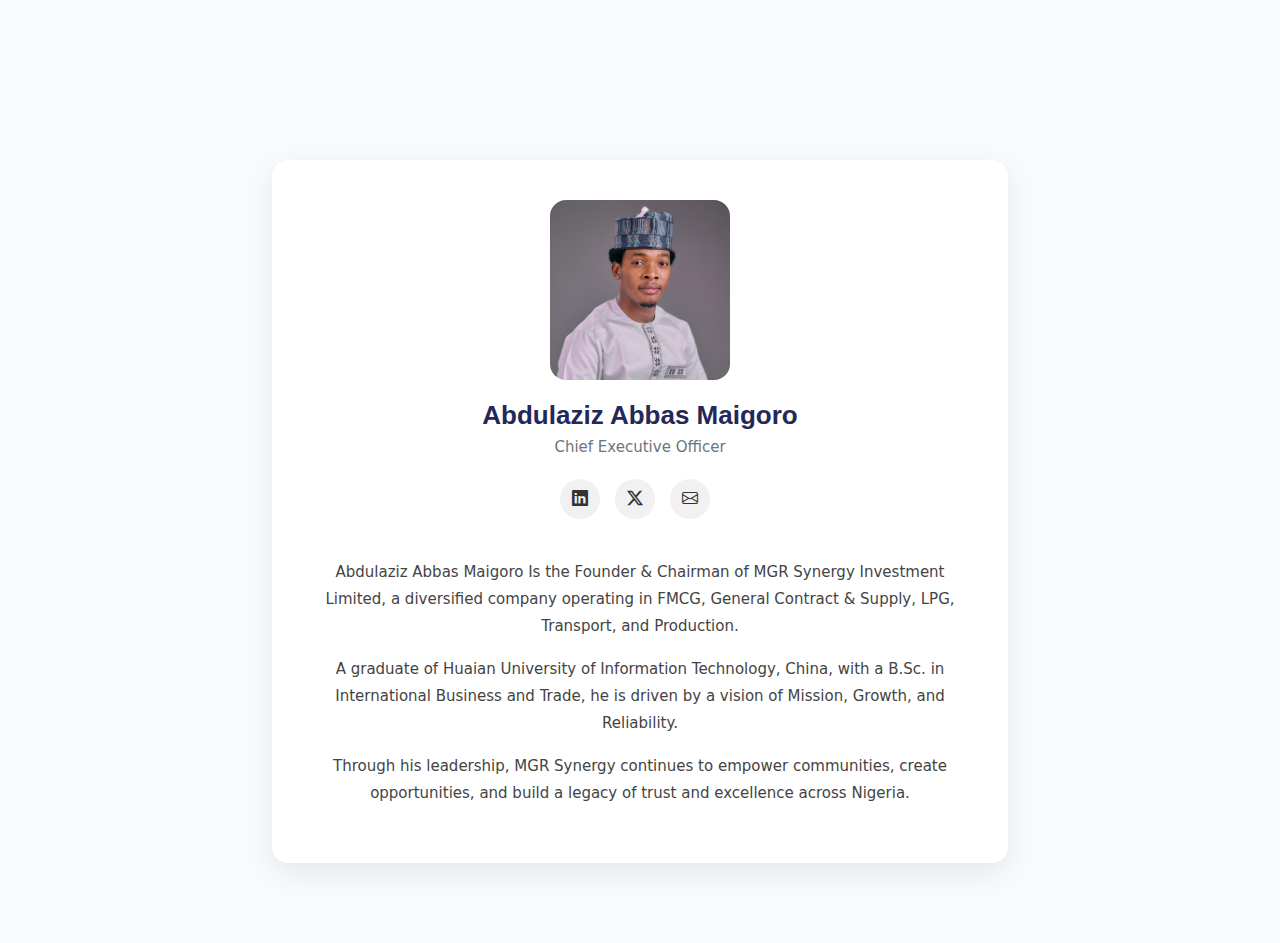
<file: team/abdulaziz-abbas-maigoro/index.html>
<!DOCTYPE html>
<html lang="en">

<head>
    <meta charset="utf-8">
    <meta content="width=device-width, initial-scale=1.0" name="viewport">
    <title>Abdulaziz Abbas Maigoro | MGR Synergy Investment Limited</title>

    <link href="../../assets/img/favicon.png" rel="icon">
    <link href="../../assets/img/favicon.png" rel="apple-touch-icon">

    <!-- Vendor CSS Files -->
    <link href="../../vendors/bootstrap/css/bootstrap.min.css" rel="stylesheet">
    <link href="../../vendors/bootstrap-icons/bootstrap-icons.css" rel="stylesheet">
    <link href="../../vendors/aos/aos.css" rel="stylesheet">

    <!-- Main CSS File -->
    <link href="../../assets/css/main.css" rel="stylesheet">

    <style>
        .member-hero {
            padding: 160px 0 80px;
            background: #f9fafb;
        }

        .member-profile {
            background: #fff;
            padding: 40px;
            border-radius: 16px;
            box-shadow: 0 10px 30px rgba(0, 0, 0, 0.08);
        }

        .member-avatar {
            width: 180px;
            height: 180px;
            border-radius: 16px;
            overflow: hidden;
            margin-bottom: 20px;
        }

        .member-avatar img {
            width: 100%;
            height: 100%;
            object-fit: cover;
        }

        .member-name {
            font-size: 26px;
            font-weight: 700;
            margin-bottom: 5px;
        }

        .member-position {
            font-size: 15px;
            color: #6c757d;
            margin-bottom: 20px;
        }

        .member-socials a {
            display: inline-flex;
            align-items: center;
            justify-content: center;
            width: 40px;
            height: 40px;
            border-radius: 50%;
            background: #f1f1f1;
            color: #333;
            margin-right: 10px;
            transition: 0.3s ease;
            text-decoration: none;
        }

        .member-socials a:hover {
            background: #ff9900;
            color: #fff;
        }

        .member-bio {
            margin-top: 40px;
            font-size: 15px;
            line-height: 1.8;
            color: #444;
        }
    </style>
</head>

<body>
    
    <main class="main">
        <!-- Team Member Detail -->
        <section class="member-hero">
            <div class="container" data-aos="fade-up">
                <div class="row justify-content-center">
                    <div class="col-lg-8">

                        <div class="member-profile text-center">

                            <!-- Avatar -->
                            <div class="member-avatar mx-auto">
                                <img src="../../assets/img/abdulaziz.jpeg" alt="Team Member">
                            </div>

                            <!-- Name & Position -->
                            <h2 class="member-name">Abdulaziz Abbas Maigoro</h2>
                            <p class="member-position">Chief Executive Officer</p>

                            <!-- Social Links -->
                            <div class="member-socials mb-4">
                                <a href="#"><i class="bi bi-linkedin"></i></a>
                                <a href="#"><i class="bi bi-twitter-x"></i></a>
                                <a href="#"><i class="bi bi-envelope"></i></a>
                            </div>

                            <!-- Bio -->
                            <div class="member-bio">
                                <p>
                                    Abdulaziz Abbas Maigoro Is the Founder & Chairman of MGR Synergy Investment Limited, a diversified company operating in FMCG, General Contract &
                                    Supply, LPG, Transport, and Production.
                                </p>
                                <p>
                                    A graduate of Huaian University of Information Technology, China, with a B.Sc. in International Business and Trade, he
                                    is driven by a vision of Mission, Growth, and Reliability.
                                </p>
                                <p>
                                    Through his leadership, MGR Synergy continues to empower communities, create opportunities, and build a legacy of trust
                                    and excellence across Nigeria.
                                </p>
                            </div>

                        </div>

                    </div>
                </div>
            </div>
        </section>

    </main>

    <!-- Vendor JS Files -->
    <script src="../../vendors/bootstrap/js/bootstrap.bundle.min.js"></script>
    <script src="../../vendors/aos/aos.js"></script>
    <script>
        AOS.init();
    </script>

</body>

</html>
</file>
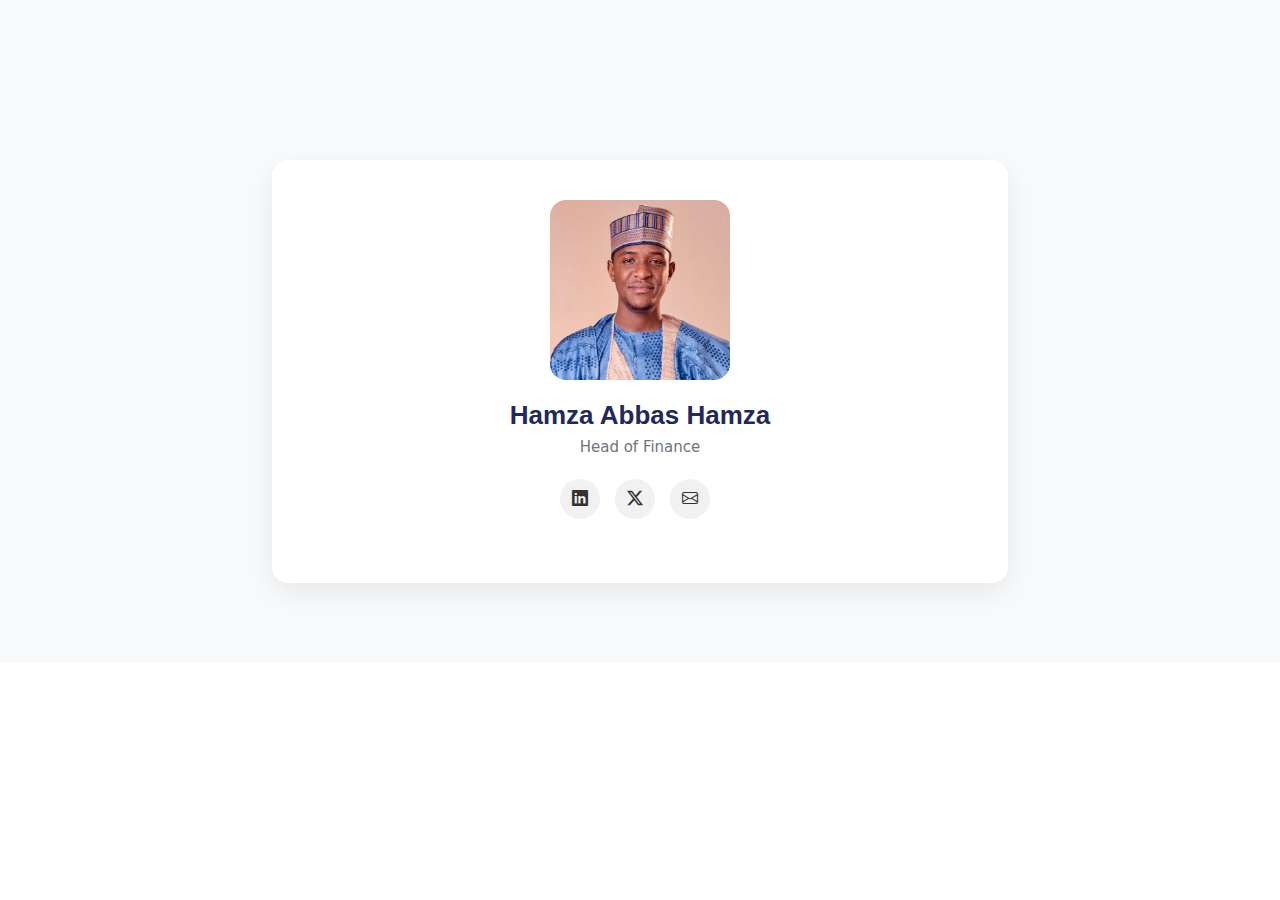
<file: team/hamza-abbas-hamza/index.html>
<!DOCTYPE html>
<html lang="en">

<head>
    <meta charset="utf-8">
    <meta content="width=device-width, initial-scale=1.0" name="viewport">
    <title>Hamza Abbas Hamza | MGR Synergy Investment Limited</title>

    <link href="../../assets/img/favicon.png" rel="icon">
    <link href="../../assets/img/favicon.png" rel="apple-touch-icon">

    <!-- Vendor CSS Files -->
    <link href="../../vendors/bootstrap/css/bootstrap.min.css" rel="stylesheet">
    <link href="../../vendors/bootstrap-icons/bootstrap-icons.css" rel="stylesheet">
    <link href="../../vendors/aos/aos.css" rel="stylesheet">

    <!-- Main CSS File -->
    <link href="../../assets/css/main.css" rel="stylesheet">

    <style>
        .member-hero {
            padding: 160px 0 80px;
            background: #f9fafb;
        }

        .member-profile {
            background: #fff;
            padding: 40px;
            border-radius: 16px;
            box-shadow: 0 10px 30px rgba(0, 0, 0, 0.08);
        }

        .member-avatar {
            width: 180px;
            height: 180px;
            border-radius: 16px;
            overflow: hidden;
            margin-bottom: 20px;
        }

        .member-avatar img {
            width: 100%;
            height: 100%;
            object-fit: cover;
        }

        .member-name {
            font-size: 26px;
            font-weight: 700;
            margin-bottom: 5px;
        }

        .member-position {
            font-size: 15px;
            color: #6c757d;
            margin-bottom: 20px;
        }

        .member-socials a {
            display: inline-flex;
            align-items: center;
            justify-content: center;
            width: 40px;
            height: 40px;
            border-radius: 50%;
            background: #f1f1f1;
            color: #333;
            margin-right: 10px;
            transition: 0.3s ease;
            text-decoration: none;
        }

        .member-socials a:hover {
            background: #ff9900;
            color: #fff;
        }

        .member-bio {
            margin-top: 40px;
            font-size: 15px;
            line-height: 1.8;
            color: #444;
        }
    </style>
</head>

<body>

    <main class="main">
        <!-- Team Member Detail -->
        <section class="member-hero">
            <div class="container" data-aos="fade-up">
                <div class="row justify-content-center">
                    <div class="col-lg-8">

                        <div class="member-profile text-center">

                            <!-- Avatar -->
                            <div class="member-avatar mx-auto">
                                <img src="../../assets/img/hamza.jpeg" alt="Team Member">
                            </div>

                            <!-- Name & Position -->
                            <h2 class="member-name">Hamza Abbas Hamza</h2>
                            <p class="member-position">Head of Finance</p>

                            <!-- Social Links -->
                            <div class="member-socials mb-4">
                                <a href="#"><i class="bi bi-linkedin"></i></a>
                                <a href="#"><i class="bi bi-twitter-x"></i></a>
                                <a href="#"><i class="bi bi-envelope"></i></a>
                            </div>

                        </div>

                    </div>
                </div>
            </div>
        </section>

    </main>

    <!-- Vendor JS Files -->
    <script src="../../vendors/bootstrap/js/bootstrap.bundle.min.js"></script>
    <script src="../../vendors/aos/aos.js"></script>
    <script>
        AOS.init();
    </script>

</body>

</html>
</file>
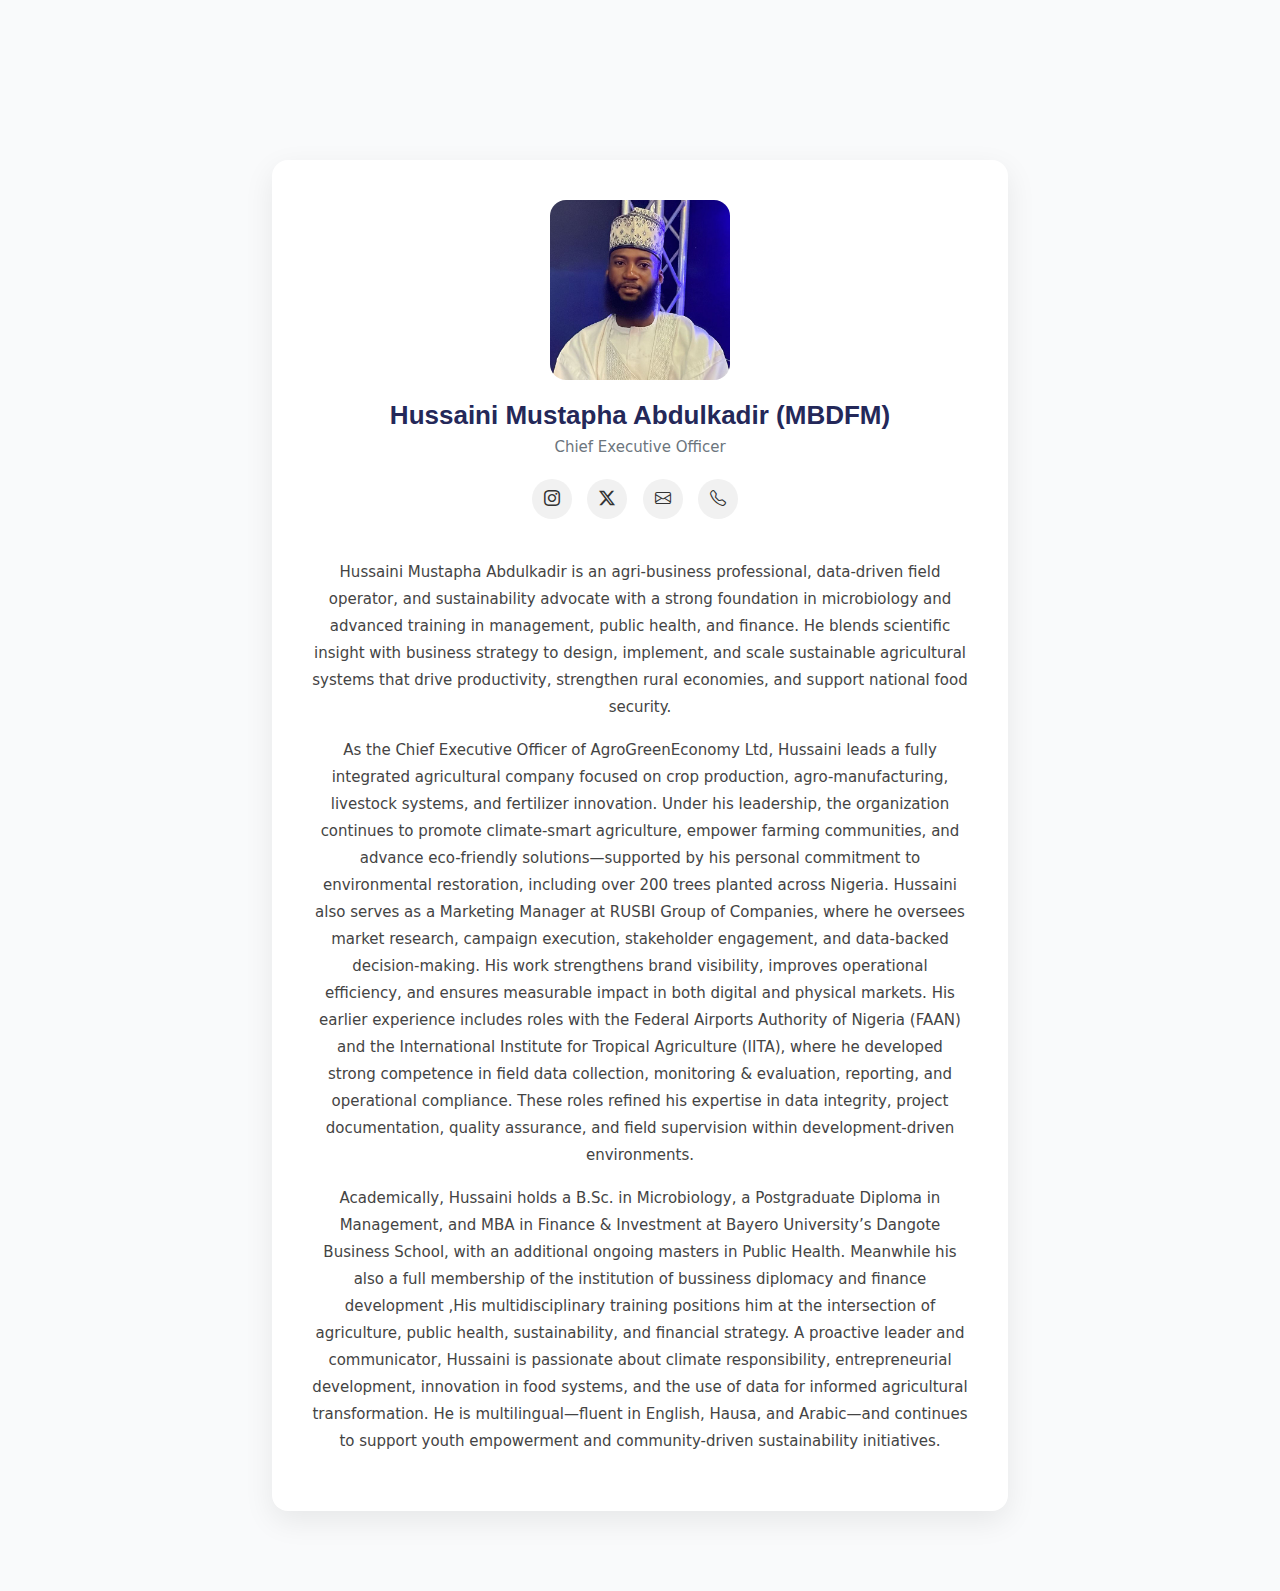
<file: team/hussaini-mustapha-abdulkadir/index.html>
<!DOCTYPE html>
<html lang="en">

<head>
    <meta charset="utf-8">
    <meta content="width=device-width, initial-scale=1.0" name="viewport">
    <title>Hussaini Mustapha Abdulkadir | MGR Synergy Investment Limited</title>

    <link href="../../assets/img/favicon.png" rel="icon">
    <link href="../../assets/img/favicon.png" rel="apple-touch-icon">

    <!-- Vendor CSS Files -->
    <link href="../../vendors/bootstrap/css/bootstrap.min.css" rel="stylesheet">
    <link href="../../vendors/bootstrap-icons/bootstrap-icons.css" rel="stylesheet">
    <link href="../../vendors/aos/aos.css" rel="stylesheet">

    <!-- Main CSS File -->
    <link href="../../assets/css/main.css" rel="stylesheet">

    <style>
        .member-hero {
            padding: 160px 0 80px;
            background: #f9fafb;
        }

        .member-profile {
            background: #fff;
            padding: 40px;
            border-radius: 16px;
            box-shadow: 0 10px 30px rgba(0, 0, 0, 0.08);
        }

        .member-avatar {
            width: 180px;
            height: 180px;
            border-radius: 16px;
            overflow: hidden;
            margin-bottom: 20px;
        }

        .member-avatar img {
            width: 100%;
            height: 100%;
            object-fit: cover;
        }

        .member-name {
            font-size: 26px;
            font-weight: 700;
            margin-bottom: 5px;
        }

        .member-position {
            font-size: 15px;
            color: #6c757d;
            margin-bottom: 20px;
        }

        .member-socials a {
            display: inline-flex;
            align-items: center;
            justify-content: center;
            width: 40px;
            height: 40px;
            border-radius: 50%;
            background: #f1f1f1;
            color: #333;
            margin-right: 10px;
            transition: 0.3s ease;
            text-decoration: none;
        }

        .member-socials a:hover {
            background: #ff9900;
            color: #fff;
        }

        .member-bio {
            margin-top: 40px;
            font-size: 15px;
            line-height: 1.8;
            color: #444;
        }
    </style>
</head>

<body>

    <main class="main">
        <!-- Team Member Detail -->
        <section class="member-hero">
            <div class="container" data-aos="fade-up">
                <div class="row justify-content-center">
                    <div class="col-lg-8">

                        <div class="member-profile text-center">

                            <!-- Avatar -->
                            <div class="member-avatar mx-auto">
                                <img src="../../assets/img/hussaini.jpeg" alt="Team Member">
                            </div>

                            <!-- Name & Position -->
                            <h2 class="member-name">Hussaini Mustapha Abdulkadir (MBDFM)</h2>
                            <p class="member-position">Chief Executive Officer</p>

                            <!-- Social Links -->
                            <div class="member-socials mb-4">
                                <a target="_blank" href="https://www.instagram.com/hussnaira"><i class="bi bi-instagram"></i></a>
                                <a target="_blank" href="https://x.com/hussaini_musty"><i class="bi bi-twitter-x"></i></a>
                                <a target="_blank" href="mailto:hussainimustaphaabdulkadir@gmail.com"><i class="bi bi-envelope"></i></a>
                                <a target="_blank" href="tel:+2348165384297"><i class="bi bi-telephone"></i></a>
                            </div>

                            <!-- Bio -->
                            <div class="member-bio">
                                <p>
                                    Hussaini Mustapha Abdulkadir is an agri-business professional, data-driven field operator, and sustainability advocate with a strong foundation in
                                    microbiology and advanced training in management, public health, and finance. He blends scientific insight with business
                                    strategy to design, implement, and scale sustainable agricultural systems that drive productivity, strengthen rural
                                    economies, and support national food security.
                                </p>
                                <p>
                                    As the Chief Executive Officer of AgroGreenEconomy Ltd, Hussaini leads a fully integrated agricultural company focused
                                    on crop production, agro-manufacturing, livestock systems, and fertilizer innovation. Under his leadership, the
                                    organization continues to promote climate-smart agriculture, empower farming communities, and advance eco-friendly
                                    solutions—supported by his personal commitment to environmental restoration, including over 200 trees planted across
                                    Nigeria.
                                    Hussaini also serves as a Marketing Manager at RUSBI Group of Companies, where he oversees market research, campaign
                                    execution, stakeholder engagement, and data-backed decision-making. His work strengthens brand visibility, improves
                                    operational efficiency, and ensures measurable impact in both digital and physical markets.
                                    His earlier experience includes roles with the Federal Airports Authority of Nigeria (FAAN) and the International
                                    Institute for Tropical Agriculture (IITA), where he developed strong competence in field data collection, monitoring &
                                    evaluation, reporting, and operational compliance. These roles refined his expertise in data integrity, project
                                    documentation, quality assurance, and field supervision within development-driven environments.
                                </p>
                                <p>
                                    Academically, Hussaini holds a B.Sc. in Microbiology, a Postgraduate Diploma in Management, and MBA in Finance &
                                    Investment at Bayero University’s Dangote Business School, with an additional ongoing masters in Public Health.
                                    Meanwhile his also a full membership of the institution of bussiness diplomacy and finance development ,His
                                    multidisciplinary training positions him at the intersection of agriculture, public health, sustainability, and
                                    financial strategy.
                                    A proactive leader and communicator, Hussaini is passionate about climate responsibility, entrepreneurial development,
                                    innovation in food systems, and the use of data for informed agricultural transformation. He is multilingual—fluent in
                                    English, Hausa, and Arabic—and continues to support youth empowerment and community-driven sustainability initiatives.
                                </p>
                            </div>

                        </div>

                    </div>
                </div>
            </div>
        </section>

    </main>

    <!-- Vendor JS Files -->
    <script src="../../vendors/bootstrap/js/bootstrap.bundle.min.js"></script>
    <script src="../../vendors/aos/aos.js"></script>
    <script>
        AOS.init();
    </script>

</body>

</html>
</file>
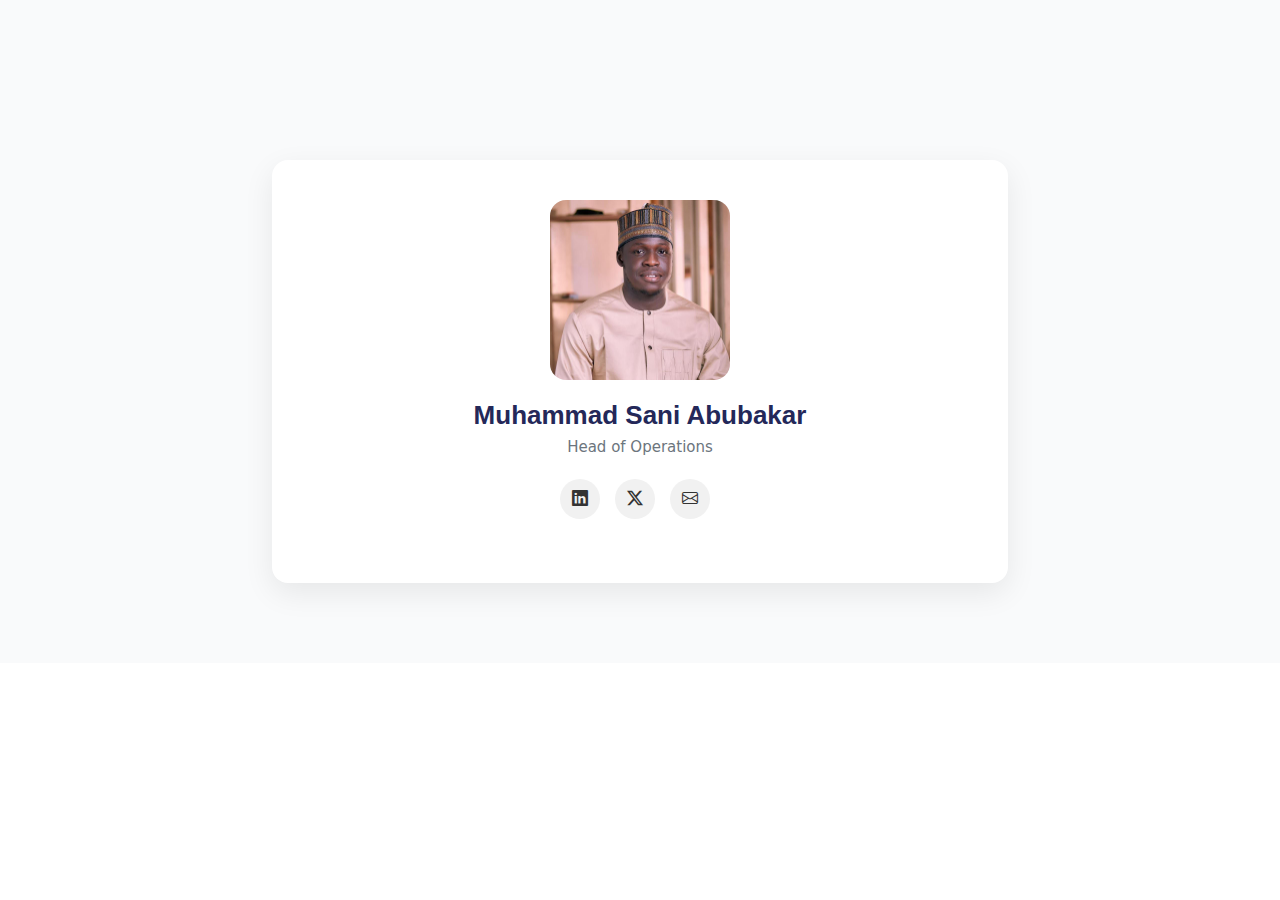
<file: team/muhammad-sani-abubakar/index.html>
<!DOCTYPE html>
<html lang="en">

<head>
    <meta charset="utf-8">
    <meta content="width=device-width, initial-scale=1.0" name="viewport">
    <title>Muhammad Sani Abubakar | MGR Synergy Investment Limited</title>

    <link href="../../assets/img/favicon.png" rel="icon">
    <link href="../../assets/img/favicon.png" rel="apple-touch-icon">

    <!-- Vendor CSS Files -->
    <link href="../../vendors/bootstrap/css/bootstrap.min.css" rel="stylesheet">
    <link href="../../vendors/bootstrap-icons/bootstrap-icons.css" rel="stylesheet">
    <link href="../../vendors/aos/aos.css" rel="stylesheet">

    <!-- Main CSS File -->
    <link href="../../assets/css/main.css" rel="stylesheet">

    <style>
        .member-hero {
            padding: 160px 0 80px;
            background: #f9fafb;
        }

        .member-profile {
            background: #fff;
            padding: 40px;
            border-radius: 16px;
            box-shadow: 0 10px 30px rgba(0, 0, 0, 0.08);
        }

        .member-avatar {
            width: 180px;
            height: 180px;
            border-radius: 16px;
            overflow: hidden;
            margin-bottom: 20px;
        }

        .member-avatar img {
            width: 100%;
            height: 100%;
            object-fit: cover;
        }

        .member-name {
            font-size: 26px;
            font-weight: 700;
            margin-bottom: 5px;
        }

        .member-position {
            font-size: 15px;
            color: #6c757d;
            margin-bottom: 20px;
        }

        .member-socials a {
            display: inline-flex;
            align-items: center;
            justify-content: center;
            width: 40px;
            height: 40px;
            border-radius: 50%;
            background: #f1f1f1;
            color: #333;
            margin-right: 10px;
            transition: 0.3s ease;
            text-decoration: none;
        }

        .member-socials a:hover {
            background: #ff9900;
            color: #fff;
        }

        .member-bio {
            margin-top: 40px;
            font-size: 15px;
            line-height: 1.8;
            color: #444;
        }
    </style>
</head>

<body>

    <main class="main">
        <!-- Team Member Detail -->
        <section class="member-hero">
            <div class="container" data-aos="fade-up">
                <div class="row justify-content-center">
                    <div class="col-lg-8">

                        <div class="member-profile text-center">

                            <!-- Avatar -->
                            <div class="member-avatar mx-auto">
                                <img src="../../assets/img/muhammad.jpeg" alt="Team Member">
                            </div>

                            <!-- Name & Position -->
                            <h2 class="member-name">Muhammad Sani Abubakar</h2>
                            <p class="member-position">Head of Operations</p>

                            <!-- Social Links -->
                            <div class="member-socials mb-4">
                                <a href="#"><i class="bi bi-linkedin"></i></a>
                                <a href="#"><i class="bi bi-twitter-x"></i></a>
                                <a href="#"><i class="bi bi-envelope"></i></a>
                            </div>

                        </div>

                    </div>
                </div>
            </div>
        </section>

    </main>

    <!-- Vendor JS Files -->
    <script src="../../vendors/bootstrap/js/bootstrap.bundle.min.js"></script>
    <script src="../../vendors/aos/aos.js"></script>
    <script>
        AOS.init();
    </script>

</body>

</html>
</file>
<file: assets/css/main.css>
/* Fonts */
:root {
  --default-font: "Roboto",  system-ui, -apple-system, "Segoe UI", Roboto, "Helvetica Neue", Arial, "Noto Sans", "Liberation Sans", sans-serif, "Apple Color Emoji", "Segoe UI Emoji", "Segoe UI Symbol", "Noto Color Emoji";
  --heading-font: "Nunito",  sans-serif;
  --nav-font: "Poppins",  sans-serif;
}

/* Global Colors - The following color variables are used throughout the website. Updating them here will change the color scheme of the entire website */
:root { 
  --background-color: #ffffff; /* Background color for the entire website, including individual sections */
  --default-color: #4a4b64; /* Default color used for the majority of the text content across the entire website */
  --heading-color: #242859; /* Color for headings, subheadings and title throughout the website */
  --accent-color: #0b1ae9; /* Accent color that represents your brand on the website. It's used for buttons, links, and other elements that need to stand out */
  --surface-color: #ffffff; /* The surface color is used as a background of boxed elements within sections, such as cards, icon boxes, or other elements that require a visual separation from the global background. */
  --contrast-color: #ffffff; /* Contrast color for text, ensuring readability against backgrounds of accent, heading, or default colors. */
}

/* Nav Menu Colors - The following color variables are used specifically for the navigation menu. They are separate from the global colors to allow for more customization options */
:root {
  --nav-color: #4a4b64;  /* The default color of the main navmenu links */
  --nav-hover-color: #0b1ae9; /* Applied to main navmenu links when they are hovered over or active */
  --nav-mobile-background-color: #ffffff; /* Used as the background color for mobile navigation menu */
  --nav-dropdown-background-color: #ffffff; /* Used as the background color for dropdown items that appear when hovering over primary navigation items */
  --nav-dropdown-color: #4a4b64; /* Used for navigation links of the dropdown items in the navigation menu. */
  --nav-dropdown-hover-color: #0b1ae9; /* Similar to --nav-hover-color, this color is applied to dropdown navigation links when they are hovered over. */
}

/* Color Presets - These classes override global colors when applied to any section or element, providing reuse of the sam color scheme. */

.light-background {
  --background-color: #f5f6ff;
  --surface-color: #ffffff;
}

.dark-background {
  --background-color: #0e1030;
  --default-color: #ffffff;
  --heading-color: #ffffff;
  --surface-color: #0f302f;
  --contrast-color: #ffffff;
}

/* Smooth scroll */
:root {
  scroll-behavior: smooth;
}

/*--------------------------------------------------------------
# General Styling & Shared Classes
--------------------------------------------------------------*/
body {
  color: var(--default-color);
  background-color: var(--background-color);
  font-family: var(--default-font);
}

a {
  color: var(--accent-color);
  text-decoration: none;
  transition: 0.3s;
}

a:hover {
  color: color-mix(in srgb, var(--accent-color), transparent 25%);
  text-decoration: none;
}

h1,
h2,
h3,
h4,
h5,
h6 {
  color: var(--heading-color);
  font-family: var(--heading-font);
}

/* PHP Email Form Messages
------------------------------*/
.php-email-form .error-message {
  display: none;
  background: #df1529;
  color: #ffffff;
  text-align: left;
  padding: 15px;
  margin-bottom: 24px;
  font-weight: 600;
}

.php-email-form .sent-message {
  display: none;
  color: #ffffff;
  background: #059652;
  text-align: center;
  padding: 15px;
  margin-bottom: 24px;
  font-weight: 600;
}

.php-email-form .loading {
  display: none;
  background: var(--surface-color);
  text-align: center;
  padding: 15px;
  margin-bottom: 24px;
}

.php-email-form .loading:before {
  content: "";
  display: inline-block;
  border-radius: 50%;
  width: 24px;
  height: 24px;
  margin: 0 10px -6px 0;
  border: 3px solid var(--accent-color);
  border-top-color: var(--surface-color);
  animation: php-email-form-loading 1s linear infinite;
}

@keyframes php-email-form-loading {
  0% {
    transform: rotate(0deg);
  }

  100% {
    transform: rotate(360deg);
  }
}

/*--------------------------------------------------------------
# Global Header
--------------------------------------------------------------*/
.header {
  --background-color: rgba(255, 255, 255, 0);
  color: var(--default-color);
  background-color: var(--background-color);
  padding: 20px 0;
  transition: all 0.5s;
  z-index: 997;
}

.header .header-container {
  background: var(--surface-color);
  border-radius: 50px;
  padding: 5px 25px;
  box-shadow: 0px 2px 15px rgba(0, 0, 0, 0.1);
}

.header .logo {
  line-height: 1;
}

.header .logo img {
  max-height: 36px;
  margin-right: 8px;
}

.header .logo h1 {
  font-size: 24px;
  margin: 0;
  font-weight: 500;
  color: var(--heading-color);
}

.header .btn-getstarted,
.header .btn-getstarted:focus {
  color: var(--contrast-color);
  background: var(--accent-color);
  font-size: 14px;
  padding: 8px 20px;
  margin: 0 0 0 30px;
  border-radius: 50px;
  transition: 0.3s;
}

.header .btn-getstarted:hover,
.header .btn-getstarted:focus:hover {
  color: var(--contrast-color);
  background: color-mix(in srgb, var(--accent-color), transparent 15%);
}

@media (max-width: 1200px) {
  .header {
    padding-top: 10px;
  }

  .header .header-container {
    margin-left: 10px;
    margin-right: 10px;
    padding: 10px 5px 10px 15px;
  }

  .header .logo {
    order: 1;
  }

  .header .btn-getstarted {
    order: 2;
    margin: 0 10px 0 0;
    padding: 6px 15px;
  }

  .header .navmenu {
    order: 3;
  }
}

/* Global Header on Scroll
------------------------------*/
.scrolled .header {
  --background-color: #ffffff;
}

/* Index Page Header on Scroll
------------------------------*/
.index-page.scrolled .header {
  --background-color: #ffffff;
}

/*--------------------------------------------------------------
# Navigation Menu
--------------------------------------------------------------*/
/* Navmenu - Desktop */
@media (min-width: 1200px) {
  .navmenu {
    padding: 0;
  }

  .navmenu ul {
    margin: 0;
    padding: 0;
    display: flex;
    list-style: none;
    align-items: center;
  }

  .navmenu li {
    position: relative;
  }

  .navmenu a,
  .navmenu a:focus {
    color: var(--nav-color);
    padding: 18px 15px;
    font-size: 16px;
    font-family: var(--nav-font);
    font-weight: 400;
    display: flex;
    align-items: center;
    justify-content: space-between;
    white-space: nowrap;
    transition: 0.3s;
  }

  .navmenu a i,
  .navmenu a:focus i {
    font-size: 12px;
    line-height: 0;
    margin-left: 5px;
    transition: 0.3s;
  }

  .navmenu li:last-child a {
    padding-right: 0;
  }

  .navmenu li:hover>a,
  .navmenu .active,
  .navmenu .active:focus {
    color: var(--nav-hover-color);
  }

  .navmenu .dropdown ul {
    margin: 0;
    padding: 10px 0;
    background: var(--nav-dropdown-background-color);
    display: block;
    position: absolute;
    visibility: hidden;
    left: 14px;
    top: 130%;
    opacity: 0;
    transition: 0.3s;
    border-radius: 4px;
    z-index: 99;
    box-shadow: 0px 0px 30px rgba(0, 0, 0, 0.1);
  }

  .navmenu .dropdown ul li {
    min-width: 200px;
  }

  .navmenu .dropdown ul a {
    padding: 10px 20px;
    font-size: 15px;
    text-transform: none;
    color: var(--nav-dropdown-color);
  }

  .navmenu .dropdown ul a i {
    font-size: 12px;
  }

  .navmenu .dropdown ul a:hover,
  .navmenu .dropdown ul .active:hover,
  .navmenu .dropdown ul li:hover>a {
    color: var(--nav-dropdown-hover-color);
  }

  .navmenu .dropdown:hover>ul {
    opacity: 1;
    top: 100%;
    visibility: visible;
  }

  .navmenu .dropdown .dropdown ul {
    top: 0;
    left: -90%;
    visibility: hidden;
  }

  .navmenu .dropdown .dropdown:hover>ul {
    opacity: 1;
    top: 0;
    left: -100%;
    visibility: visible;
  }
}

/* Navmenu - Mobile */
@media (max-width: 1199px) {
  .mobile-nav-toggle {
    color: var(--nav-color);
    font-size: 28px;
    line-height: 0;
    margin-right: 10px;
    cursor: pointer;
    transition: color 0.3s;
  }

  .navmenu {
    padding: 0;
    z-index: 9997;
  }

  .navmenu ul {
    display: none;
    list-style: none;
    position: absolute;
    inset: 60px 20px 20px 20px;
    padding: 10px 0;
    margin: 0;
    border-radius: 6px;
    background-color: var(--nav-mobile-background-color);
    overflow-y: auto;
    transition: 0.3s;
    z-index: 9998;
    box-shadow: 0px 0px 30px rgba(0, 0, 0, 0.1);
  }

  .navmenu a,
  .navmenu a:focus {
    color: var(--nav-dropdown-color);
    padding: 10px 20px;
    font-family: var(--nav-font);
    font-size: 17px;
    font-weight: 500;
    display: flex;
    align-items: center;
    justify-content: space-between;
    white-space: nowrap;
    transition: 0.3s;
  }

  .navmenu a i,
  .navmenu a:focus i {
    font-size: 12px;
    line-height: 0;
    margin-left: 5px;
    width: 30px;
    height: 30px;
    display: flex;
    align-items: center;
    justify-content: center;
    border-radius: 50%;
    transition: 0.3s;
    background-color: color-mix(in srgb, var(--accent-color), transparent 90%);
  }

  .navmenu a i:hover,
  .navmenu a:focus i:hover {
    background-color: var(--accent-color);
    color: var(--contrast-color);
  }

  .navmenu a:hover,
  .navmenu .active,
  .navmenu .active:focus {
    color: var(--nav-dropdown-hover-color);
  }

  .navmenu .active i,
  .navmenu .active:focus i {
    background-color: var(--accent-color);
    color: var(--contrast-color);
    transform: rotate(180deg);
  }

  .navmenu .dropdown ul {
    position: static;
    display: none;
    z-index: 99;
    padding: 10px 0;
    margin: 10px 20px;
    background-color: var(--nav-dropdown-background-color);
    border: 1px solid color-mix(in srgb, var(--default-color), transparent 90%);
    box-shadow: none;
    transition: all 0.5s ease-in-out;
  }

  .navmenu .dropdown ul ul {
    background-color: rgba(33, 37, 41, 0.1);
  }

  .navmenu .dropdown>.dropdown-active {
    display: block;
    background-color: rgba(33, 37, 41, 0.03);
  }

  .mobile-nav-active {
    overflow: hidden;
  }

  .mobile-nav-active .mobile-nav-toggle {
    color: #fff;
    position: absolute;
    font-size: 32px;
    top: 15px;
    right: 15px;
    margin-right: 0;
    z-index: 9999;
  }

  .mobile-nav-active .navmenu {
    position: fixed;
    overflow: hidden;
    inset: 0;
    background: rgba(33, 37, 41, 0.8);
    transition: 0.3s;
  }

  .mobile-nav-active .navmenu>ul {
    display: block;
  }
}

/*--------------------------------------------------------------
# Global Footer
--------------------------------------------------------------*/
.footer {
  background: var(--background-color);
  color: var(--default-color);
  font-size: 15px;
  padding: 100px 0 0;
  border-top: 1px solid color-mix(in srgb, var(--default-color), transparent 92%);
}

.footer .footer-main {
  margin-bottom: 80px;
}

.footer .brand-section .logo {
  text-decoration: none;
}

.footer .brand-section .logo .sitename {
  font-family: var(--heading-font);
  font-size: 32px;
  font-weight: 500;
  color: var(--heading-color);
  letter-spacing: -0.5px;
}

.footer .brand-section .brand-description {
  font-size: 18px;
  line-height: 1.7;
  color: color-mix(in srgb, var(--default-color), transparent 25%);
  font-weight: 300;
  max-width: 380px;
  margin: 0;
}

.footer .brand-section .contact-info .contact-item {
  display: flex;
  align-items: flex-start;
  margin-bottom: 16px;
  font-size: 15px;
  color: color-mix(in srgb, var(--default-color), transparent 20%);
}

.footer .brand-section .contact-info .contact-item i {
  font-size: 16px;
  color: var(--accent-color);
  margin-right: 12px;
  margin-top: 3px;
  flex-shrink: 0;
}

.footer .brand-section .contact-info .contact-item span {
  line-height: 1.6;
}

.footer .footer-nav-wrapper {
  padding-left: 60px;
}

@media (max-width: 991px) {
  .footer .footer-nav-wrapper {
    padding-left: 0;
    margin-top: 50px;
  }
}

.footer .nav-column {
  margin-bottom: 40px;
}

.footer .nav-column h6 {
  font-family: var(--heading-font);
  font-size: 16px;
  font-weight: 400;
  color: var(--heading-color);
  margin-bottom: 24px;
  letter-spacing: 0.3px;
}

.footer .nav-column .footer-nav {
  display: flex;
  flex-direction: column;
  gap: 12px;
}

.footer .nav-column .footer-nav a {
  color: color-mix(in srgb, var(--default-color), transparent 30%);
  text-decoration: none;
  font-size: 15px;
  font-weight: 300;
  transition: all 0.3s ease;
  line-height: 1.4;
}

.footer .nav-column .footer-nav a:hover {
  color: var(--accent-color);
  transform: translateX(4px);
}

.footer .footer-social {
  padding: 50px 0;
  border-top: 1px solid color-mix(in srgb, var(--default-color), transparent 94%);
  border-bottom: 1px solid color-mix(in srgb, var(--default-color), transparent 94%);
}

.footer .footer-social .newsletter-section h5 {
  font-family: var(--heading-font);
  font-size: 20px;
  font-weight: 300;
  color: var(--heading-color);
  margin-bottom: 12px;
  letter-spacing: -0.2px;
}

.footer .footer-social .newsletter-section p {
  font-size: 16px;
  color: color-mix(in srgb, var(--default-color), transparent 35%);
  margin: 0;
  line-height: 1.6;
  max-width: 340px;
}

.footer .footer-social .social-section {
  display: flex;
  justify-content: flex-end;
}

@media (max-width: 991px) {
  .footer .footer-social .social-section {
    justify-content: flex-start;
    margin-top: 30px;
  }
}

.footer .footer-social .social-links {
  display: flex;
  gap: 32px;
  align-items: center;
}

@media (max-width: 576px) {
  .footer .footer-social .social-links {
    gap: 20px;
    flex-wrap: wrap;
  }
}

.footer .footer-social .social-links .social-link {
  display: flex;
  align-items: center;
  gap: 8px;
  text-decoration: none;
  color: color-mix(in srgb, var(--default-color), transparent 40%);
  font-size: 14px;
  font-weight: 400;
  transition: all 0.3s ease;
}

.footer .footer-social .social-links .social-link i {
  font-size: 18px;
  transition: all 0.3s ease;
}

.footer .footer-social .social-links .social-link span {
  transition: all 0.3s ease;
}

.footer .footer-social .social-links .social-link:hover {
  color: var(--accent-color);
  transform: translateY(-2px);
}

.footer .footer-social .social-links .social-link:hover i {
  transform: scale(1.1);
}

.footer .footer-bottom {
  padding: 30px 0;
}

.footer .footer-bottom .copyright p {
  margin: 0;
  font-size: 14px;
  color: color-mix(in srgb, var(--default-color), transparent 45%);
  font-weight: 300;
}

.footer .footer-bottom .copyright p .sitename {
  color: var(--heading-color);
  font-weight: 400;
}

.footer .footer-bottom .legal-links {
  display: flex;
  align-items: center;
  justify-content: flex-end;
  gap: 24px;
}

@media (max-width: 991px) {
  .footer .footer-bottom .legal-links {
    justify-content: flex-start;
    margin-top: 20px;
    flex-wrap: wrap;
  }
}

.footer .footer-bottom .legal-links a {
  font-size: 13px;
  color: color-mix(in srgb, var(--default-color), transparent 50%);
  text-decoration: none;
  font-weight: 300;
  transition: color 0.3s ease;
}

.footer .footer-bottom .legal-links a:hover {
  color: var(--accent-color);
}

.footer .footer-bottom .legal-links .credits {
  font-size: 12px;
  color: color-mix(in srgb, var(--default-color), transparent 60%);
  margin-left: 8px;
  padding-left: 24px;
  border-left: 1px solid color-mix(in srgb, var(--default-color), transparent 90%);
}

@media (max-width: 576px) {
  .footer .footer-bottom .legal-links .credits {
    margin-left: 0;
    padding-left: 0;
    border-left: none;
    width: 100%;
    margin-top: 12px;
  }
}

.footer .footer-bottom .legal-links .credits a {
  color: var(--accent-color);
  font-size: 12px;
}

.footer .footer-bottom .legal-links .credits a:hover {
  text-decoration: underline;
}

@media (max-width: 768px) {
  .footer {
    padding: 70px 0 0;
  }

  .footer .brand-section {
    text-align: center;
    margin-bottom: 50px;
  }

  .footer .brand-section .brand-description {
    max-width: none;
  }

  .footer .brand-section .contact-info {
    text-align: left;
    display: inline-block;
  }

  .footer .footer-nav-wrapper .nav-column {
    text-align: left;
  }

  .footer .footer-nav-wrapper .nav-column h6 {
    margin-bottom: 16px;
  }

  .footer .footer-nav-wrapper .nav-column .footer-nav {
    gap: 10px;
  }

  .footer .footer-social {
    text-align: center;
  }

  .footer .footer-social .newsletter-section p {
    max-width: none;
  }

  .footer .footer-social .social-links {
    justify-content: center;
  }

  .footer .footer-bottom {
    text-align: center;
  }

  .footer .footer-bottom .legal-links {
    justify-content: center;
  }
}

/*--------------------------------------------------------------
# Scroll Top Button
--------------------------------------------------------------*/
.scroll-top {
  position: fixed;
  visibility: hidden;
  opacity: 0;
  right: 15px;
  bottom: -15px;
  z-index: 99999;
  background-color: var(--accent-color);
  width: 44px;
  height: 44px;
  border-radius: 50px;
  transition: all 0.4s;
}

.scroll-top i {
  font-size: 24px;
  color: var(--contrast-color);
  line-height: 0;
}

.scroll-top:hover {
  background-color: color-mix(in srgb, var(--accent-color), transparent 20%);
  color: var(--contrast-color);
}

.scroll-top.active {
  visibility: visible;
  opacity: 1;
  bottom: 15px;
}

/*--------------------------------------------------------------
# Disable aos animation delay on mobile devices
--------------------------------------------------------------*/
@media screen and (max-width: 768px) {
  [data-aos-delay] {
    transition-delay: 0 !important;
  }
}

/*--------------------------------------------------------------
# Global Page Titles & Breadcrumbs
--------------------------------------------------------------*/
.page-title {
  color: var(--default-color);
  background-color: var(--background-color);
  position: relative;
}

.page-title .heading {
  padding: 80px 0;
}

.page-title .heading h1 {
  font-size: 38px;
  font-weight: 700;
}

.page-title nav {
  background-color: color-mix(in srgb, var(--default-color), transparent 96%);
  padding: 20px 0;
}

.page-title nav ol {
  display: flex;
  flex-wrap: wrap;
  list-style: none;
  padding: 0;
  margin: 0;
  font-size: 16px;
  font-weight: 400;
}

.page-title nav ol li+li {
  padding-left: 10px;
}

.page-title nav ol li+li::before {
  content: "/";
  display: inline-block;
  padding-right: 10px;
  color: color-mix(in srgb, var(--default-color), transparent 70%);
}

/*--------------------------------------------------------------
# Global Sections
--------------------------------------------------------------*/
section,
.section {
  color: var(--default-color);
  background-color: var(--background-color);
  padding: 60px 0;
  scroll-margin-top: 90px;
  overflow: clip;
}

@media (max-width: 1199px) {

  section,
  .section {
    scroll-margin-top: 66px;
  }
}

/*--------------------------------------------------------------
# Global Section Titles
--------------------------------------------------------------*/
.section-title {
  text-align: center;
  padding-bottom: 60px;
  position: relative;
}

.section-title h2 {
  display: inline-block;
  font-size: 1.2rem;
  font-weight: 400;
  color: var(--accent-color);
  text-transform: uppercase;
  letter-spacing: 2px;
  margin-bottom: 1.5rem;
  position: relative;
}

.section-title h2::after {
  content: "";
  position: absolute;
  bottom: -8px;
  left: 50%;
  transform: translateX(-50%);
  width: 40px;
  height: 1px;
  background: var(--accent-color);
}

.section-title p {
  font-size: 1rem;
  line-height: 1.8;
  color: color-mix(in srgb, var(--default-color), transparent 25%);
  max-width: 900px;
  margin: 0 auto;
  text-wrap: balance;
}

/*--------------------------------------------------------------
# Hero Section
--------------------------------------------------------------*/
.hero {
  padding-top: 140px;
  background: radial-gradient(ellipse at center, color-mix(in srgb, var(--accent-color), transparent 96%) 0%, var(--background-color) 70%);
  position: relative;
  overflow: hidden;
  padding-bottom: 80px;
}

.hero::before {
  content: "";
  position: absolute;
  top: -50%;
  right: -20%;
  width: 80%;
  height: 200%;
  background: linear-gradient(45deg, color-mix(in srgb, var(--accent-color), transparent 98%) 0%, transparent 40%);
  border-radius: 50%;
  pointer-events: none;
}

.hero .hero-content {
  position: relative;
  z-index: 2;
}

.hero .hero-content .hero-badge {
  display: inline-flex;
  align-items: center;
  gap: 8px;
  background: var(--surface-color);
  padding: 8px 20px;
  border-radius: 50px;
  margin-bottom: 32px;
  box-shadow: 0 4px 20px color-mix(in srgb, var(--default-color), transparent 90%);
  border: 1px solid color-mix(in srgb, var(--accent-color), transparent 80%);
}

.hero .hero-content .hero-badge i {
  color: #FFD700;
  font-size: 0.875rem;
}

.hero .hero-content .hero-badge span {
  font-size: 0.875rem;
  font-weight: 500;
  color: var(--heading-color);
}

.hero .hero-content .hero-title {
  font-size: 4rem;
  font-weight: 600;
  line-height: 1.1;
  margin-bottom: 24px;
  color: var(--heading-color);
  letter-spacing: -0.02em;
}

@media (max-width: 992px) {
  .hero .hero-content .hero-title {
    font-size: 3.5rem;
  }
}

@media (max-width: 768px) {
  .hero .hero-content .hero-title {
    font-size: 2.8rem;
    margin-bottom: 20px;
  }
}

@media (max-width: 576px) {
  .hero .hero-content .hero-title {
    font-size: 2.2rem;
  }
}

.hero .hero-content .hero-description {
  font-size: 1.125rem;
  line-height: 1.6;
  color: color-mix(in srgb, var(--default-color), transparent 30%);
  margin-bottom: 40px;
  max-width: 580px;
  margin-left: auto;
  margin-right: auto;
}

@media (max-width: 768px) {
  .hero .hero-content .hero-description {
    font-size: 1rem;
    margin-bottom: 32px;
  }
}

.hero .hero-content .hero-actions {
  display: flex;
  align-items: center;
  justify-content: center;
  gap: 20px;
  margin-bottom: 60px;
}

@media (max-width: 576px) {
  .hero .hero-content .hero-actions {
    flex-direction: column;
    gap: 16px;
    margin-bottom: 48px;
  }
}

.hero .hero-content .hero-actions .btn-primary {
  background: var(--accent-color);
  color: var(--contrast-color);
  padding: 16px 36px;
  border-radius: 8px;
  font-weight: 500;
  font-size: 1rem;
  text-decoration: none;
  transition: all 0.3s ease;
  display: inline-block;
  position: relative;
  overflow: hidden;
}

.hero .hero-content .hero-actions .btn-primary::before {
  content: "";
  position: absolute;
  top: 0;
  left: -100%;
  width: 100%;
  height: 100%;
  background: linear-gradient(90deg, transparent, color-mix(in srgb, var(--contrast-color), transparent 80%), transparent);
  transition: left 0.6s;
}

.hero .hero-content .hero-actions .btn-primary:hover {
  background: color-mix(in srgb, var(--accent-color), black 15%);
  transform: translateY(-3px);
  box-shadow: 0 12px 30px color-mix(in srgb, var(--accent-color), transparent 60%);
}

.hero .hero-content .hero-actions .btn-primary:hover::before {
  left: 100%;
}

.hero .hero-content .hero-actions .btn-outline {
  border: 2px solid color-mix(in srgb, var(--default-color), transparent 70%);
  color: var(--heading-color);
  padding: 14px 32px;
  border-radius: 8px;
  font-weight: 500;
  text-decoration: none;
  transition: all 0.3s ease;
  background: transparent;
}

.hero .hero-content .hero-actions .btn-outline:hover {
  border-color: var(--accent-color);
  color: var(--accent-color);
  background: color-mix(in srgb, var(--accent-color), transparent 95%);
  transform: translateY(-3px);
}

.hero .hero-content .hero-metrics {
  display: flex;
  justify-content: center;
  gap: 48px;
}

@media (max-width: 992px) {
  .hero .hero-content .hero-metrics {
    gap: 36px;
  }
}

@media (max-width: 768px) {
  .hero .hero-content .hero-metrics {
    gap: 24px;
  }
}

@media (max-width: 576px) {
  .hero .hero-content .hero-metrics {
    flex-direction: column;
    align-items: center;
    gap: 20px;
  }
}

.hero .hero-content .hero-metrics .metric-item {
  display: flex;
  align-items: center;
  gap: 16px;
  padding: 20px;
  background: var(--surface-color);
  border-radius: 12px;
  box-shadow: 0 8px 25px color-mix(in srgb, var(--default-color), transparent 92%);
  transition: all 0.3s ease;
}

.hero .hero-content .hero-metrics .metric-item:hover {
  transform: translateY(-5px);
  box-shadow: 0 15px 40px color-mix(in srgb, var(--default-color), transparent 88%);
}

.hero .hero-content .hero-metrics .metric-item .metric-icon {
  width: 48px;
  height: 48px;
  background: color-mix(in srgb, var(--accent-color), transparent 90%);
  border-radius: 10px;
  display: flex;
  align-items: center;
  justify-content: center;
}

.hero .hero-content .hero-metrics .metric-item .metric-icon i {
  font-size: 1.25rem;
  color: var(--accent-color);
}

.hero .hero-content .hero-metrics .metric-item .metric-content {
  text-align: left;
}

.hero .hero-content .hero-metrics .metric-item .metric-content .metric-number {
  display: block;
  font-size: 1.5rem;
  font-weight: 600;
  color: var(--heading-color);
  line-height: 1;
}

.hero .hero-content .hero-metrics .metric-item .metric-content .metric-label {
  font-size: 0.875rem;
  color: color-mix(in srgb, var(--default-color), transparent 40%);
  font-weight: 400;
}

@media (max-width: 1199px) {
  .hero {
    padding: 120px 0 60px 0;
  }
}

@media (max-width: 768px) {
  .hero .hero-content {
    text-align: center !important;
  }
}

/*--------------------------------------------------------------
# About Section
--------------------------------------------------------------*/
.about .image-section {
  position: relative;
}

.about .image-section .primary-image {
  position: relative;
  margin-bottom: 2rem;
}

.about .image-section .primary-image img {
  border-radius: 6px;
  box-shadow: 0 8px 32px rgba(0, 0, 0, 0.12);
}

.about .image-section .primary-image .experience-badge {
  position: absolute;
  top: 2rem;
  right: 2rem;
  background-color: var(--surface-color);
  padding: 1.5rem;
  border-radius: 6px;
  box-shadow: 0 4px 16px rgba(0, 0, 0, 0.15);
  text-align: center;
  border: 1px solid color-mix(in srgb, var(--default-color), transparent 90%);
}

@media (max-width: 768px) {
  .about .image-section .primary-image .experience-badge {
    top: 1rem;
    right: 1rem;
    padding: 1rem;
  }
}

.about .image-section .primary-image .experience-badge .years {
  display: block;
  font-size: 1.75rem;
  font-weight: 700;
  color: var(--accent-color);
  line-height: 1;
  margin-bottom: 0.25rem;
}

.about .image-section .primary-image .experience-badge .text {
  font-size: 0.75rem;
  color: color-mix(in srgb, var(--default-color), transparent 40%);
  font-weight: 600;
  text-transform: uppercase;
  letter-spacing: 0.5px;
}

.about .image-section .image-grid {
  display: grid;
  grid-template-columns: 1fr 1fr;
  gap: 1rem;
}

.about .image-section .image-grid .grid-img {
  border-radius: 6px;
  aspect-ratio: 4/3;
  object-fit: cover;
  transition: transform 0.3s ease;
}

.about .image-section .image-grid .grid-img:hover {
  transform: translateY(-3px);
}

@media (max-width: 992px) {
  .about .image-section {
    margin-bottom: 3rem;
  }
}

.about .content-section {
  padding-left: 2rem;
}

@media (max-width: 992px) {
  .about .content-section {
    padding-left: 0;
  }
}

.about .section-intro {
  margin-bottom: 3rem;
}

.about .section-intro .company-badge {
  display: inline-block;
  background-color: color-mix(in srgb, var(--accent-color), transparent 85%);
  color: var(--accent-color);
  padding: 0.5rem 1.25rem;
  border-radius: 4px;
  font-size: 0.75rem;
  font-weight: 700;
  letter-spacing: 1px;
  margin-bottom: 1.5rem;
  text-transform: uppercase;
}

.about .section-intro h2 {
  font-size: 2.125rem;
  line-height: 1.25;
  margin-bottom: 1.5rem;
  font-weight: 600;
  color: var(--heading-color);
}

@media (max-width: 768px) {
  .about .section-intro h2 {
    font-size: 1.75rem;
  }
}

.about .section-intro .intro-text {
  font-size: 1rem;
  line-height: 1.7;
  color: color-mix(in srgb, var(--default-color), transparent 20%);
  margin: 0;
}

.about .achievement-list {
  margin-bottom: 3rem;
}

.about .achievement-list .achievement-item {
  display: flex;
  align-items: flex-start;
  gap: 1.25rem;
  margin-bottom: 2rem;
}

.about .achievement-list .achievement-item:last-child {
  margin-bottom: 0;
}

.about .achievement-list .achievement-item .achievement-icon {
  width: 50px;
  height: 50px;
  background-color: color-mix(in srgb, var(--accent-color), transparent 90%);
  color: var(--accent-color);
  border-radius: 6px;
  display: flex;
  align-items: center;
  justify-content: center;
  font-size: 1.25rem;
  flex-shrink: 0;
}

.about .achievement-list .achievement-item .achievement-content h4 {
  font-size: 1.125rem;
  font-weight: 600;
  color: var(--heading-color);
  margin-bottom: 0.5rem;
}

.about .achievement-list .achievement-item .achievement-content p {
  color: color-mix(in srgb, var(--default-color), transparent 30%);
  line-height: 1.6;
  margin: 0;
  font-size: 0.9rem;
}

.about .action-section {
  display: flex;
  align-items: center;
  gap: 2rem;
}

@media (max-width: 576px) {
  .about .action-section {
    flex-direction: column;
    align-items: flex-start;
    gap: 1rem;
  }
}

.about .action-section .btn-primary {
  background-color: var(--accent-color);
  border-color: var(--accent-color);
  color: var(--contrast-color);
  padding: 0.75rem 2rem;
  font-weight: 600;
  border-radius: 4px;
  text-decoration: none;
  transition: all 0.3s ease;
}

.about .action-section .btn-primary:hover {
  background-color: color-mix(in srgb, var(--accent-color), black 10%);
  border-color: color-mix(in srgb, var(--accent-color), black 10%);
  transform: translateY(-1px);
}

.about .action-section .contact-info .contact-label {
  display: block;
  font-size: 0.875rem;
  color: color-mix(in srgb, var(--default-color), transparent 40%);
  margin-bottom: 0.25rem;
}

.about .action-section .contact-info .phone-number {
  font-size: 1.125rem;
  color: var(--heading-color);
  font-weight: 600;
}

.about .metrics-section {
  margin-top: 5rem;
  padding: 3rem 0;
  background-color: color-mix(in srgb, var(--surface-color), var(--background-color) 70%);
  border-radius: 8px;
  border: 1px solid color-mix(in srgb, var(--default-color), transparent 94%);
}

.about .metrics-section .metric-card {
  padding: 1.5rem 1rem;
}

.about .metrics-section .metric-card .metric-value {
  font-size: 2.5rem;
  font-weight: 700;
  color: var(--accent-color);
  line-height: 1;
  margin-bottom: 0.75rem;
}

@media (max-width: 768px) {
  .about .metrics-section .metric-card .metric-value {
    font-size: 2rem;
  }
}

.about .metrics-section .metric-card .metric-label {
  font-size: 0.9rem;
  color: color-mix(in srgb, var(--default-color), transparent 30%);
  font-weight: 500;
  margin: 0;
}

/*--------------------------------------------------------------
# Services Section
--------------------------------------------------------------*/
.services .services-grid {
  margin-bottom: 5rem;
}

.services .services-grid .featured-service-card {
  background: linear-gradient(135deg, var(--surface-color) 0%, color-mix(in srgb, var(--accent-color), transparent 97%) 100%);
  border-radius: 20px;
  padding: 3rem;
  text-align: center;
  position: relative;
  height: 100%;
  border: 1px solid color-mix(in srgb, var(--accent-color), transparent 90%);
  transition: all 0.4s ease;
  box-shadow: 0 8px 30px color-mix(in srgb, var(--default-color), transparent 93%);
}

.services .services-grid .featured-service-card .service-badge {
  position: absolute;
  top: -12px;
  left: 50%;
  transform: translateX(-50%);
  background: linear-gradient(135deg, var(--accent-color), color-mix(in srgb, var(--accent-color), #ff6b6b 20%));
  color: var(--contrast-color);
  padding: 8px 20px;
  border-radius: 20px;
  font-size: 0.85rem;
  font-weight: 500;
  box-shadow: 0 4px 15px color-mix(in srgb, var(--accent-color), transparent 70%);
}

.services .services-grid .featured-service-card .service-icon-large {
  width: 80px;
  height: 80px;
  background: linear-gradient(135deg, var(--accent-color), color-mix(in srgb, var(--accent-color), #4facfe 30%));
  border-radius: 24px;
  display: flex;
  align-items: center;
  justify-content: center;
  margin: 2rem auto 1.5rem;
  transition: transform 0.4s ease;
}

.services .services-grid .featured-service-card .service-icon-large i {
  font-size: 2rem;
  color: var(--contrast-color);
}

.services .services-grid .featured-service-card h3 {
  font-size: 1.75rem;
  font-weight: 600;
  margin-bottom: 1rem;
  color: var(--heading-color);
}

.services .services-grid .featured-service-card p {
  font-size: 1rem;
  line-height: 1.7;
  color: color-mix(in srgb, var(--default-color), transparent 25%);
  margin-bottom: 2rem;
}

.services .services-grid .featured-service-card .feature-highlights {
  display: flex;
  flex-direction: column;
  gap: 1rem;
  margin-bottom: 2.5rem;
}

.services .services-grid .featured-service-card .feature-highlights .highlight-item {
  display: flex;
  align-items: center;
  gap: 0.75rem;
  justify-content: center;
}

.services .services-grid .featured-service-card .feature-highlights .highlight-item i {
  color: var(--accent-color);
  font-size: 1.1rem;
}

.services .services-grid .featured-service-card .feature-highlights .highlight-item span {
  font-size: 0.95rem;
  color: var(--default-color);
  font-weight: 500;
}

.services .services-grid .featured-service-card .btn-primary {
  background: linear-gradient(135deg, var(--accent-color), color-mix(in srgb, var(--accent-color), #667eea 30%));
  border: none;
  color: var(--contrast-color);
  padding: 14px 32px;
  border-radius: 12px;
  font-weight: 500;
  text-decoration: none;
  display: inline-block;
  transition: all 0.3s ease;
  box-shadow: 0 6px 20px color-mix(in srgb, var(--accent-color), transparent 70%);
}

.services .services-grid .featured-service-card .btn-primary:hover {
  transform: translateY(-2px);
  box-shadow: 0 10px 30px color-mix(in srgb, var(--accent-color), transparent 60%);
  color: var(--contrast-color);
}

.services .services-grid .featured-service-card:hover {
  transform: translateY(-5px);
  box-shadow: 0 15px 40px color-mix(in srgb, var(--default-color), transparent 88%);
}

.services .services-grid .featured-service-card:hover .service-icon-large {
  transform: scale(1.1);
}

.services .services-grid .service-card {
  background: var(--surface-color);
  border-radius: 16px;
  padding: 2rem;
  height: 100%;
  border: 1px solid color-mix(in srgb, var(--default-color), transparent 92%);
  transition: all 0.3s ease;
  box-shadow: 0 4px 15px color-mix(in srgb, var(--default-color), transparent 95%);
}

.services .services-grid .service-card .service-icon {
  width: 56px;
  height: 56px;
  background: linear-gradient(135deg, color-mix(in srgb, var(--accent-color), transparent 85%), color-mix(in srgb, var(--accent-color), transparent 90%));
  border-radius: 14px;
  display: flex;
  align-items: center;
  justify-content: center;
  margin-bottom: 1.5rem;
  transition: transform 0.3s ease;
}

.services .services-grid .service-card .service-icon i {
  font-size: 1.5rem;
  color: var(--accent-color);
}

.services .services-grid .service-card h4 {
  font-size: 1.25rem;
  font-weight: 600;
  margin-bottom: 1rem;
  color: var(--heading-color);
}

.services .services-grid .service-card p {
  font-size: 0.95rem;
  line-height: 1.6;
  color: color-mix(in srgb, var(--default-color), transparent 30%);
  margin-bottom: 1.5rem;
}

.services .services-grid .service-card .service-link {
  display: inline-flex;
  align-items: center;
  gap: 0.5rem;
  color: var(--accent-color);
  text-decoration: none;
  font-weight: 500;
  font-size: 0.9rem;
  transition: all 0.3s ease;
}

.services .services-grid .service-card .service-link i {
  transition: transform 0.3s ease;
}

.services .services-grid .service-card .service-link:hover {
  color: var(--heading-color);
}

.services .services-grid .service-card .service-link:hover i {
  transform: translateX(4px);
}

.services .services-grid .service-card:hover {
  transform: translateY(-3px);
  box-shadow: 0 8px 25px color-mix(in srgb, var(--default-color), transparent 90%);
  border-color: color-mix(in srgb, var(--accent-color), transparent 80%);
}

.services .services-grid .service-card:hover .service-icon {
  transform: scale(1.1);
}

.services .services-tabs .nav-pills {
  background: color-mix(in srgb, var(--accent-color), transparent 95%);
  border-radius: 50px;
  padding: 8px;
  display: inline-flex;
  margin: 0 auto;
}

.services .services-tabs .nav-pills .nav-item .nav-link {
  background: transparent;
  border: none;
  color: var(--default-color);
  padding: 12px 28px;
  border-radius: 40px;
  font-weight: 500;
  transition: all 0.3s ease;
  margin: 0;
}

.services .services-tabs .nav-pills .nav-item .nav-link.active {
  background: var(--accent-color);
  color: var(--contrast-color);
  box-shadow: 0 4px 15px color-mix(in srgb, var(--accent-color), transparent 70%);
}

.services .services-tabs .nav-pills .nav-item .nav-link:hover:not(.active) {
  background: color-mix(in srgb, var(--accent-color), transparent 90%);
  color: var(--accent-color);
}

.services .services-tabs .tab-service-card {
  background: var(--surface-color);
  border-radius: 16px;
  padding: 2.5rem 2rem;
  text-align: center;
  height: 100%;
  border: 1px solid color-mix(in srgb, var(--default-color), transparent 92%);
  transition: all 0.3s ease;
  box-shadow: 0 4px 15px color-mix(in srgb, var(--default-color), transparent 95%);
}

.services .services-tabs .tab-service-card .service-icon {
  width: 64px;
  height: 64px;
  background: linear-gradient(135deg, color-mix(in srgb, var(--accent-color), transparent 85%), color-mix(in srgb, var(--accent-color), transparent 90%));
  border-radius: 16px;
  display: flex;
  align-items: center;
  justify-content: center;
  margin: 0 auto 1.5rem;
  transition: transform 0.3s ease;
}

.services .services-tabs .tab-service-card .service-icon i {
  font-size: 1.6rem;
  color: var(--accent-color);
}

.services .services-tabs .tab-service-card h5 {
  font-size: 1.25rem;
  font-weight: 600;
  margin-bottom: 1rem;
  color: var(--heading-color);
}

.services .services-tabs .tab-service-card p {
  font-size: 0.95rem;
  line-height: 1.6;
  color: color-mix(in srgb, var(--default-color), transparent 30%);
  margin-bottom: 2rem;
}

.services .services-tabs .tab-service-card .tab-service-link {
  color: var(--accent-color);
  text-decoration: none;
  font-weight: 500;
  padding: 10px 20px;
  border: 2px solid var(--accent-color);
  border-radius: 8px;
  display: inline-block;
  transition: all 0.3s ease;
}

.services .services-tabs .tab-service-card .tab-service-link:hover {
  background: var(--accent-color);
  color: var(--contrast-color);
}

.services .services-tabs .tab-service-card:hover {
  transform: translateY(-5px);
  box-shadow: 0 12px 30px color-mix(in srgb, var(--default-color), transparent 88%);
  border-color: color-mix(in srgb, var(--accent-color), transparent 70%);
}

.services .services-tabs .tab-service-card:hover .service-icon {
  transform: scale(1.1);
}

@media (max-width: 992px) {
  .services .services-grid .featured-service-card {
    margin-bottom: 2rem;
    padding: 2.5rem 2rem;
  }

  .services .services-grid .featured-service-card .feature-highlights {
    margin-bottom: 2rem;
  }

  .services .services-tabs .nav-pills {
    flex-direction: column;
    width: 100%;
    max-width: 300px;
  }

  .services .services-tabs .nav-pills .nav-item {
    width: 100%;
  }

  .services .services-tabs .nav-pills .nav-item .nav-link {
    width: 100%;
    text-align: center;
  }
}

@media (max-width: 768px) {
  .services .services-grid {
    margin-bottom: 4rem;
  }

  .services .services-grid .featured-service-card {
    padding: 2rem 1.5rem;
  }

  .services .services-grid .featured-service-card .service-icon-large {
    width: 70px;
    height: 70px;
  }

  .services .services-grid .featured-service-card .service-icon-large i {
    font-size: 1.8rem;
  }

  .services .services-grid .featured-service-card h3 {
    font-size: 1.5rem;
  }

  .services .services-grid .featured-service-card .feature-highlights .highlight-item {
    justify-content: flex-start;
  }

  .services .services-grid .service-card {
    padding: 1.5rem;
  }

  .services .services-tabs .tab-service-card {
    padding: 2rem 1.5rem;
  }
}

/*--------------------------------------------------------------
# Features Section
--------------------------------------------------------------*/
.features .features-content h2 {
  font-size: 36px;
  font-weight: 300;
  color: var(--heading-color);
  margin-bottom: 30px;
  line-height: 1.3;
}

.features .features-content .lead {
  font-size: 18px;
  line-height: 1.7;
  color: color-mix(in srgb, var(--default-color), transparent 20%);
  margin-bottom: 0;
}

.features .features-image {
  position: relative;
}

.features .features-image img {
  border-radius: 8px;
  box-shadow: 0 20px 60px color-mix(in srgb, var(--default-color), transparent 85%);
}

.features .features-grid {
  display: grid;
  grid-template-columns: repeat(auto-fit, minmax(280px, 1fr));
  gap: 40px;
  margin-top: 80px;
}

.features .feature-item {
  display: flex;
  align-items: flex-start;
  gap: 20px;
  padding: 0;
  transition: all 0.3s ease;
}

.features .feature-item:hover {
  transform: translateY(-5px);
}

.features .feature-item:hover .feature-icon {
  transform: scale(1.1);
  background: linear-gradient(135deg, var(--accent-color), color-mix(in srgb, var(--accent-color), #6c5ce7 30%));
}

.features .feature-icon {
  width: 60px;
  height: 60px;
  background: linear-gradient(135deg, var(--accent-color), color-mix(in srgb, var(--accent-color), #4834d4 20%));
  border-radius: 12px;
  display: flex;
  align-items: center;
  justify-content: center;
  flex-shrink: 0;
  transition: all 0.4s ease;
}

.features .feature-icon i {
  font-size: 24px;
  color: var(--contrast-color);
}

.features .feature-content h4 {
  font-size: 20px;
  font-weight: 400;
  color: var(--heading-color);
  margin-bottom: 12px;
  line-height: 1.4;
}

.features .feature-content p {
  font-size: 15px;
  line-height: 1.6;
  color: color-mix(in srgb, var(--default-color), transparent 25%);
  margin-bottom: 0;
}

@media (max-width: 991px) {
  .features .features-content {
    text-align: center;
  }

  .features .features-content h2 {
    font-size: 28px;
  }

  .features .features-grid {
    margin-top: 60px;
    gap: 30px;
  }

  .features .feature-item {
    gap: 16px;
  }

  .features .feature-icon {
    width: 50px;
    height: 50px;
  }

  .features .feature-icon i {
    font-size: 20px;
  }
}

@media (max-width: 576px) {
  .features .features-grid {
    grid-template-columns: 1fr;
    gap: 25px;
  }

  .features .features-content h2 {
    font-size: 24px;
  }

  .features .features-content .lead {
    font-size: 16px;
  }
}

/*--------------------------------------------------------------
# Features 2 Section
--------------------------------------------------------------*/
.features-2 .features-list {
  margin-bottom: 30px;
}

.features-2 .features-list .feature-item {
  display: flex;
  gap: 20px;
  margin-bottom: 30px;
  padding: 25px;
  background: var(--surface-color);
  border-radius: 16px;
  transition: all 0.3s ease;
  border: 1px solid transparent;
  text-align: left;
  height: 100%;
}

.features-2 .features-list .feature-item:hover {
  transform: translateY(-5px);
  box-shadow: 0 8px 25px rgba(0, 0, 0, 0.08);
  border-color: color-mix(in srgb, var(--accent-color), transparent 80%);
}

.features-2 .features-list .feature-item .feature-icon {
  flex-shrink: 0;
  width: 50px;
  height: 50px;
  background: color-mix(in srgb, var(--accent-color), transparent 90%);
  border-radius: 12px;
  display: flex;
  align-items: center;
  justify-content: center;
  border: 1px solid color-mix(in srgb, var(--accent-color), transparent 70%);
}

.features-2 .features-list .feature-item .feature-icon i {
  font-size: 22px;
  color: var(--accent-color);
}

.features-2 .features-list .feature-item .feature-content {
  flex: 1;
}

.features-2 .features-list .feature-item .feature-content h4 {
  font-size: 18px;
  font-weight: 600;
  margin-bottom: 8px;
  color: var(--heading-color);
}

.features-2 .features-list .feature-item .feature-content p {
  font-size: 14px;
  color: color-mix(in srgb, var(--default-color), transparent 30%);
  margin-bottom: 12px;
  line-height: 1.5;
}

.features-2 .features-list .feature-item .feature-content .feature-tags {
  display: flex;
  gap: 8px;
  flex-wrap: wrap;
}

.features-2 .features-list .feature-item .feature-content .feature-tags span {
  background: color-mix(in srgb, var(--accent-color), transparent 95%);
  color: var(--accent-color);
  padding: 4px 10px;
  border-radius: 12px;
  font-size: 12px;
  font-weight: 500;
}

.features-2 .cta-section {
  display: flex;
  gap: 16px;
  flex-wrap: wrap;
  margin-top: 30px;
  justify-content: center;
}

.features-2 .cta-section .btn-primary,
.features-2 .cta-section .btn-secondary {
  padding: 14px 28px;
  border-radius: 12px;
  font-weight: 600;
  font-size: 15px;
  text-decoration: none;
  transition: all 0.3s ease;
  display: inline-flex;
  align-items: center;
  gap: 8px;
}

.features-2 .cta-section .btn-primary {
  background: var(--accent-color);
  color: var(--contrast-color);
}

.features-2 .cta-section .btn-primary:hover {
  background: color-mix(in srgb, var(--accent-color), black 10%);
  transform: translateY(-2px);
  box-shadow: 0 8px 25px color-mix(in srgb, var(--accent-color), transparent 60%);
}

.features-2 .cta-section .btn-secondary {
  background: transparent;
  color: var(--heading-color);
  border: 2px solid color-mix(in srgb, var(--default-color), transparent 80%);
}

.features-2 .cta-section .btn-secondary:hover {
  border-color: var(--accent-color);
  color: var(--accent-color);
  transform: translateY(-2px);
}

@media (max-width: 768px) {
  .features-2 .features-list .feature-item {
    flex-direction: column;
    text-align: center;
    gap: 15px;
  }

  .features-2 .features-list .feature-item .feature-icon {
    align-self: center;
  }

  .features-2 .cta-section {
    flex-direction: column;
  }

  .features-2 .cta-section .btn-primary,
  .features-2 .cta-section .btn-secondary {
    text-align: center;
    justify-content: center;
  }

  .features-2 .features-content h2 {
    font-size: 24px;
  }
}

/*--------------------------------------------------------------
# Testimonials Section
--------------------------------------------------------------*/
.testimonials {
  background: linear-gradient(135deg, color-mix(in srgb, var(--accent-color), transparent 97%) 0%, var(--background-color) 100%);
}

.testimonials .testimonials-slider-wrapper {
  position: relative;
  max-width: 1200px;
  margin: 0 auto;
}

.testimonials .testimonials-carousel {
  display: grid;
  grid-template-columns: repeat(3, 1fr);
  gap: 2rem;
  padding: 2rem 0;
}

.testimonials .testimonial-card {
  background: var(--surface-color);
  border-radius: 24px;
  padding: 2.5rem;
  position: relative;
  transition: all 0.4s ease;
  box-shadow: 0 8px 32px color-mix(in srgb, var(--default-color), transparent 92%);
  border: 1px solid color-mix(in srgb, var(--default-color), transparent 94%);
}

.testimonials .testimonial-card:hover {
  transform: translateY(-12px);
  box-shadow: 0 20px 60px color-mix(in srgb, var(--default-color), transparent 85%);
}

.testimonials .testimonial-card.featured {
  background: linear-gradient(135deg, color-mix(in srgb, var(--accent-color), transparent 94%) 0%, var(--surface-color) 100%);
  border: 2px solid color-mix(in srgb, var(--accent-color), transparent 80%);
  transform: scale(1.05);
}

.testimonials .testimonial-card.featured .featured-badge {
  position: absolute;
  top: -12px;
  right: 2rem;
  background: linear-gradient(135deg, var(--accent-color) 0%, color-mix(in srgb, var(--accent-color), #007bff 20%) 100%);
  color: var(--contrast-color);
  padding: 0.5rem 1rem;
  border-radius: 20px;
  font-size: 0.8rem;
  font-weight: 600;
  display: flex;
  align-items: center;
  gap: 0.5rem;
  box-shadow: 0 4px 16px color-mix(in srgb, var(--accent-color), transparent 70%);
}

.testimonials .testimonial-card.featured .featured-badge i {
  font-size: 0.875rem;
}

.testimonials .rating {
  display: flex;
  gap: 0.25rem;
  margin-bottom: 1.5rem;
}

.testimonials .rating i {
  color: #ffc107;
  font-size: 1rem;
  filter: drop-shadow(0 2px 4px color-mix(in srgb, #ffc107, transparent 60%));
}

.testimonials blockquote {
  font-size: 1.125rem;
  line-height: 1.8;
  color: var(--default-color);
  margin: 0 0 2rem 0;
  position: relative;
  font-style: italic;
}

.testimonials blockquote::before {
  content: '"';
  position: absolute;
  top: -1rem;
  left: -0.5rem;
  font-size: 4rem;
  color: color-mix(in srgb, var(--accent-color), transparent 80%);
  font-family: Georgia, serif;
  line-height: 1;
}

.testimonials .user-profile {
  display: flex;
  align-items: center;
  gap: 1rem;
  padding-top: 1.5rem;
  border-top: 1px solid color-mix(in srgb, var(--default-color), transparent 92%);
}

.testimonials .avatar {
  width: 60px;
  height: 60px;
  border-radius: 50%;
  overflow: hidden;
  border: 3px solid var(--accent-color);
  box-shadow: 0 4px 16px color-mix(in srgb, var(--accent-color), transparent 80%);
}

.testimonials .avatar img {
  width: 100%;
  height: 100%;
  object-fit: cover;
}

.testimonials .user-info {
  flex: 1;
}

.testimonials .user-info h4 {
  font-size: 1.125rem;
  font-weight: 600;
  margin: 0 0 0.25rem 0;
  color: var(--heading-color);
}

.testimonials .user-info .title {
  font-size: 0.9rem;
  color: var(--accent-color);
  font-weight: 500;
  display: block;
  margin-bottom: 0.25rem;
}

.testimonials .user-info .company {
  font-size: 0.85rem;
  color: color-mix(in srgb, var(--default-color), transparent 40%);
  font-weight: 500;
}

.testimonials .navigation-controls {
  display: flex;
  align-items: center;
  justify-content: center;
  gap: 2rem;
  margin-top: 3rem;
}

.testimonials .nav-btn {
  width: 50px;
  height: 50px;
  border-radius: 50%;
  border: 2px solid color-mix(in srgb, var(--accent-color), transparent 80%);
  background: var(--surface-color);
  color: var(--accent-color);
  display: flex;
  align-items: center;
  justify-content: center;
  cursor: pointer;
  transition: all 0.3s ease;
  font-size: 1.25rem;
}

.testimonials .nav-btn:hover {
  background: var(--accent-color);
  color: var(--contrast-color);
  transform: scale(1.1);
  box-shadow: 0 8px 24px color-mix(in srgb, var(--accent-color), transparent 70%);
}

.testimonials .dots-indicator {
  display: flex;
  gap: 0.75rem;
}

.testimonials .dots-indicator .dot {
  width: 12px;
  height: 12px;
  border-radius: 50%;
  background: color-mix(in srgb, var(--accent-color), transparent 70%);
  cursor: pointer;
  transition: all 0.3s ease;
}

.testimonials .dots-indicator .dot.active {
  background: var(--accent-color);
  transform: scale(1.2);
}

@media (max-width: 1199.98px) {
  .testimonials .testimonials-carousel {
    grid-template-columns: repeat(2, 1fr);
    gap: 1.5rem;
  }

  .testimonials .testimonial-card {
    padding: 2rem;
  }

  .testimonials .testimonial-card.featured {
    transform: scale(1.02);
  }

  .testimonials blockquote {
    font-size: 1rem;
  }
}

@media (max-width: 767.98px) {
  .testimonials .testimonials-carousel {
    grid-template-columns: 1fr;
    gap: 2rem;
  }

  .testimonials .testimonial-card {
    padding: 1.5rem;
  }

  .testimonials .testimonial-card.featured {
    transform: none;
  }

  .testimonials .testimonial-card:hover {
    transform: translateY(-8px);
  }

  .testimonials blockquote {
    font-size: 0.95rem;
    line-height: 1.7;
  }

  .testimonials blockquote::before {
    font-size: 3rem;
    top: -0.75rem;
  }

  .testimonials .avatar {
    width: 50px;
    height: 50px;
  }

  .testimonials .user-info h4 {
    font-size: 1rem;
  }

  .testimonials .user-info .title {
    font-size: 0.85rem;
  }

  .testimonials .user-info .company {
    font-size: 0.8rem;
  }

  .testimonials .navigation-controls {
    gap: 1.5rem;
    margin-top: 2rem;
  }

  .testimonials .nav-btn {
    width: 45px;
    height: 45px;
    font-size: 1.125rem;
  }
}

/*--------------------------------------------------------------
# Pricing Section
--------------------------------------------------------------*/
.pricing {
  --card-border-radius: 20px;
}

.pricing .row {
  justify-content: center;
}

.pricing .pricing-card {
  height: 100%;
  background: var(--surface-color);
  border-radius: var(--card-border-radius);
  box-shadow: 0 10px 30px rgba(0, 0, 0, 0.05);
  overflow: hidden;
  position: relative;
  transition: all 0.4s;
  margin-bottom: 30px;
  display: flex;
  flex-direction: column;
  border: 1px solid color-mix(in srgb, var(--default-color), transparent 90%);
}

.pricing .pricing-card:hover {
  transform: translateY(-10px);
  box-shadow: 0 15px 30px rgba(0, 0, 0, 0.1);
}

.pricing .pricing-card.popular {
  border: 2px solid var(--accent-color);
}

.pricing .pricing-card.popular .plan-cta .btn-plan {
  background-color: var(--accent-color);
  color: var(--contrast-color);
}

.pricing .pricing-card.popular .plan-cta .btn-plan:hover {
  background-color: color-mix(in srgb, var(--accent-color), transparent 20%);
}

.pricing .pricing-card .popular-tag {
  position: absolute;
  top: 20px;
  right: -35px;
  background-color: var(--accent-color);
  color: var(--contrast-color);
  font-size: 13px;
  font-weight: 600;
  padding: 8px 40px;
  transform: rotate(45deg);
}

.pricing .plan-header {
  padding: 30px 30px 20px;
  text-align: center;
}

.pricing .plan-header .plan-icon {
  width: 70px;
  height: 70px;
  margin: 0 auto 20px;
  display: flex;
  align-items: center;
  justify-content: center;
  border-radius: 50%;
  background-color: color-mix(in srgb, var(--accent-color), transparent 90%);
}

.pricing .plan-header .plan-icon i {
  font-size: 28px;
  color: var(--accent-color);
}

.pricing .plan-header h3 {
  font-size: 24px;
  font-weight: 700;
  margin-bottom: 10px;
}

.pricing .plan-header p {
  font-size: 15px;
  color: color-mix(in srgb, var(--default-color), transparent 30%);
}

.pricing .plan-pricing {
  text-align: center;
  padding: 10px 30px 20px;
  position: relative;
}

.pricing .plan-pricing .currency {
  font-size: 24px;
  vertical-align: top;
  line-height: 1;
  color: var(--heading-color);
  font-weight: 600;
}

.pricing .plan-pricing .amount {
  font-size: 60px;
  font-weight: 700;
  color: var(--heading-color);
  line-height: 1;
}

.pricing .plan-pricing .period {
  font-size: 16px;
  color: color-mix(in srgb, var(--default-color), transparent 40%);
}

.pricing .plan-features {
  padding: 20px 30px;
  flex: 1;
}

.pricing .plan-features ul {
  list-style: none;
  padding: 0;
  margin: 0;
}

.pricing .plan-features ul li {
  padding: 12px 0;
  font-size: 15px;
  display: flex;
  align-items: center;
  gap: 10px;
  color: color-mix(in srgb, var(--default-color), transparent 20%);
}

.pricing .plan-features ul li.disabled {
  color: color-mix(in srgb, var(--default-color), transparent 60%);
}

.pricing .plan-features ul li i {
  font-size: 18px;
}

.pricing .plan-features ul li i.bi-check-circle-fill {
  color: var(--accent-color);
}

.pricing .plan-features ul li i.bi-x-circle-fill {
  color: color-mix(in srgb, var(--default-color), transparent 60%);
}

.pricing .plan-cta {
  padding: 10px 30px 30px;
  text-align: center;
}

.pricing .plan-cta .btn-plan {
  display: inline-block;
  width: 100%;
  padding: 14px 32px;
  background-color: color-mix(in srgb, var(--default-color), transparent 95%);
  color: var(--default-color);
  border-radius: 50px;
  font-size: 16px;
  font-weight: 600;
  transition: all 0.3s;
}

.pricing .plan-cta .btn-plan:hover {
  background-color: color-mix(in srgb, var(--default-color), transparent 80%);
}

@media (max-width: 992px) {
  .pricing .pricing-card {
    max-width: 400px;
    margin-left: auto;
    margin-right: auto;
  }
}

@media (max-width: 768px) {
  .pricing .plan-pricing .amount {
    font-size: 48px;
  }

  .pricing .plan-header {
    padding: 25px 20px 15px;
  }

  .pricing .plan-features,
  .pricing .plan-pricing,
  .pricing .plan-cta {
    padding-left: 20px;
    padding-right: 20px;
  }
}

/*--------------------------------------------------------------
# Faq Section
--------------------------------------------------------------*/
.faq {
  background-color: color-mix(in srgb, var(--surface-color), #f8f9fa 50%);
}

.faq .faq-container {
  max-width: 900px;
  margin: 0 auto;
}

.faq .faq-item {
  background-color: var(--surface-color);
  border: 1px solid color-mix(in srgb, var(--default-color), transparent 90%);
  border-radius: 8px;
  margin-bottom: 24px;
  padding: 32px;
  transition: all 0.3s ease;
  box-shadow: 0 2px 8px color-mix(in srgb, var(--default-color), transparent 95%);
}

.faq .faq-item:hover {
  box-shadow: 0 4px 16px color-mix(in srgb, var(--default-color), transparent 90%);
  border-color: color-mix(in srgb, var(--accent-color), transparent 70%);
}

.faq .faq-item:last-child {
  margin-bottom: 0;
}

.faq .faq-item .question-wrapper {
  display: flex;
  align-items: flex-start;
  gap: 20px;
}

.faq .faq-item .icon-wrapper {
  flex-shrink: 0;
  width: 48px;
  height: 48px;
  background-color: color-mix(in srgb, var(--accent-color), transparent 90%);
  border-radius: 6px;
  display: flex;
  align-items: center;
  justify-content: center;
  margin-top: 4px;
}

.faq .faq-item .icon-wrapper i {
  color: var(--accent-color);
  font-size: 24px;
}

.faq .faq-item .content-wrapper {
  flex: 1;
  min-width: 0;
}

.faq .faq-item .question {
  color: var(--heading-color);
  font-size: 18px;
  font-weight: 600;
  line-height: 1.4;
  margin-bottom: 16px;
  font-family: var(--heading-font);
}

.faq .faq-item .answer p {
  color: var(--default-color);
  font-size: 16px;
  line-height: 1.6;
  margin: 0;
}

@media (max-width: 768px) {
  .faq .faq-item {
    padding: 24px 20px;
  }

  .faq .faq-item .question-wrapper {
    gap: 16px;
  }

  .faq .faq-item .icon-wrapper {
    width: 40px;
    height: 40px;
  }

  .faq .faq-item .icon-wrapper i {
    font-size: 20px;
  }

  .faq .faq-item .question {
    font-size: 16px;
    margin-bottom: 12px;
  }

  .faq .faq-item .answer p {
    font-size: 15px;
  }
}

@media (max-width: 576px) {
  .faq .faq-item {
    padding: 20px 16px;
  }

  .faq .faq-item .question-wrapper {
    gap: 12px;
  }

  .faq .faq-item .icon-wrapper {
    width: 36px;
    height: 36px;
  }

  .faq .faq-item .icon-wrapper i {
    font-size: 18px;
  }

  .faq .faq-item .question {
    font-size: 15px;
  }

  .faq .faq-item .answer p {
    font-size: 14px;
  }
}

/*--------------------------------------------------------------
# Contact Section
--------------------------------------------------------------*/
.contact .contact-info-panel {
  background: linear-gradient(135deg, var(--accent-color) 0%, color-mix(in srgb, var(--accent-color), #000 20%) 100%);
  height: 100%;
  min-height: 650px;
  position: relative;
  overflow: hidden;
}

.contact .contact-info-panel::before {
  content: "";
  position: absolute;
  top: 0;
  left: 0;
  right: 0;
  bottom: 0;
  background: url("../img/misc/misc-1.webp") center/cover;
  opacity: 0.1;
  z-index: 1;
}

.contact .contact-info-panel .panel-content {
  position: relative;
  z-index: 2;
  padding: 80px 60px;
  height: 100%;
  display: flex;
  flex-direction: column;
}

@media (max-width: 992px) {
  .contact .contact-info-panel .panel-content {
    padding: 60px 40px;
  }
}

@media (max-width: 768px) {
  .contact .contact-info-panel .panel-content {
    padding: 40px 30px;
  }
}

.contact .contact-info-panel .info-header {
  margin-bottom: 50px;
}

.contact .contact-info-panel .info-header h2 {
  font-size: 42px;
  font-weight: 600;
  color: var(--contrast-color);
  margin-bottom: 20px;
  line-height: 1.2;
}

@media (max-width: 768px) {
  .contact .contact-info-panel .info-header h2 {
    font-size: 32px;
  }
}

.contact .contact-info-panel .info-header p {
  font-size: 18px;
  color: color-mix(in srgb, var(--contrast-color), transparent 15%);
  line-height: 1.6;
  margin-bottom: 0;
}

.contact .contact-info-panel .info-grid {
  display: grid;
  grid-template-columns: 1fr;
  gap: 30px;
  margin-bottom: 50px;
  flex: 1;
}

.contact .contact-info-panel .info-card {
  display: flex;
  align-items: flex-start;
  gap: 20px;
  padding: 25px;
  background: color-mix(in srgb, var(--contrast-color), transparent 90%);
  border-radius: 12px;
  backdrop-filter: blur(10px);
  transition: all 0.3s ease;
}

.contact .contact-info-panel .info-card:hover {
  background: color-mix(in srgb, var(--contrast-color), transparent 85%);
  transform: translateX(10px);
}

.contact .contact-info-panel .info-card .card-icon {
  width: 50px;
  height: 50px;
  background: var(--contrast-color);
  color: var(--accent-color);
  border-radius: 10px;
  display: flex;
  align-items: center;
  justify-content: center;
  flex-shrink: 0;
}

.contact .contact-info-panel .info-card .card-icon i {
  font-size: 22px;
}

.contact .contact-info-panel .info-card .card-content {
  flex: 1;
}

.contact .contact-info-panel .info-card .card-content h4 {
  font-size: 16px;
  font-weight: 600;
  color: var(--contrast-color);
  margin-bottom: 8px;
}

.contact .contact-info-panel .info-card .card-content p {
  font-size: 14px;
  color: color-mix(in srgb, var(--contrast-color), transparent 20%);
  margin-bottom: 0;
  line-height: 1.5;
}

.contact .contact-info-panel .social-section {
  border-top: 1px solid color-mix(in srgb, var(--contrast-color), transparent 80%);
  padding-top: 30px;
}

.contact .contact-info-panel .social-section h5 {
  font-size: 16px;
  color: var(--contrast-color);
  margin-bottom: 20px;
  font-weight: 500;
}

.contact .contact-info-panel .social-section .social-icons {
  display: flex;
  gap: 15px;
}

.contact .contact-info-panel .social-section .social-icons .social-icon {
  width: 44px;
  height: 44px;
  background: color-mix(in srgb, var(--contrast-color), transparent 85%);
  color: var(--contrast-color);
  border-radius: 8px;
  display: flex;
  align-items: center;
  justify-content: center;
  text-decoration: none;
  transition: all 0.3s ease;
}

.contact .contact-info-panel .social-section .social-icons .social-icon i {
  font-size: 18px;
}

.contact .contact-info-panel .social-section .social-icons .social-icon:hover {
  background: var(--contrast-color);
  color: var(--accent-color);
  transform: translateY(-3px);
}

.contact .contact-form-wrapper {
  background: var(--surface-color);
  padding: 80px 60px;
  height: 100%;
  min-height: 650px;
}

@media (max-width: 992px) {
  .contact .contact-form-wrapper {
    padding: 60px 40px;
  }
}

@media (max-width: 768px) {
  .contact .contact-form-wrapper {
    padding: 40px 30px;
  }
}

.contact .contact-form-wrapper .form-header {
  margin-bottom: 50px;
}

.contact .contact-form-wrapper .form-header h3 {
  font-size: 32px;
  font-weight: 700;
  color: var(--heading-color);
  margin-bottom: 15px;
}

@media (max-width: 768px) {
  .contact .contact-form-wrapper .form-header h3 {
    font-size: 26px;
  }
}

.contact .contact-form-wrapper .form-header .header-line {
  width: 60px;
  height: 3px;
  background: var(--accent-color);
  border-radius: 2px;
}

.contact .contact-form-wrapper .modern-form .form-group {
  margin-bottom: 25px;
}

.contact .contact-form-wrapper .modern-form .form-group .form-control {
  width: 100%;
  padding: 18px 25px;
  font-size: 16px;
  border: 2px solid color-mix(in srgb, var(--default-color), transparent 85%);
  border-radius: 8px;
  background: var(--surface-color);
  color: var(--default-color);
  transition: all 0.3s ease;
}

.contact .contact-form-wrapper .modern-form .form-group .form-control:focus {
  outline: none;
  border-color: var(--accent-color);
  box-shadow: 0 0 0 3px color-mix(in srgb, var(--accent-color), transparent 90%);
}

.contact .contact-form-wrapper .modern-form .form-group .form-control::placeholder {
  color: color-mix(in srgb, var(--default-color), transparent 50%);
}

.contact .contact-form-wrapper .modern-form .form-group textarea.form-control {
  resize: vertical;
  min-height: 140px;
  font-family: inherit;
}

.contact .contact-form-wrapper .modern-form .submit-btn {
  background: var(--accent-color);
  color: var(--contrast-color);
  border: none;
  padding: 18px 35px;
  border-radius: 8px;
  font-size: 16px;
  font-weight: 600;
  display: inline-flex;
  align-items: center;
  gap: 12px;
  cursor: pointer;
  transition: all 0.3s ease;
  position: relative;
  overflow: hidden;
}

.contact .contact-form-wrapper .modern-form .submit-btn::before {
  content: "";
  position: absolute;
  top: 0;
  left: -100%;
  width: 100%;
  height: 100%;
  background: linear-gradient(90deg, transparent, color-mix(in srgb, var(--contrast-color), transparent 80%), transparent);
  transition: left 0.5s ease;
}

.contact .contact-form-wrapper .modern-form .submit-btn:hover {
  background: color-mix(in srgb, var(--accent-color), #000 10%);
  transform: translateY(-2px);
  box-shadow: 0 8px 25px color-mix(in srgb, var(--accent-color), transparent 70%);
}

.contact .contact-form-wrapper .modern-form .submit-btn:hover::before {
  left: 100%;
}

.contact .contact-form-wrapper .modern-form .submit-btn:hover .btn-icon {
  transform: translateX(5px);
}

.contact .contact-form-wrapper .modern-form .submit-btn .btn-text,
.contact .contact-form-wrapper .modern-form .submit-btn .btn-icon {
  position: relative;
  z-index: 2;
}

.contact .contact-form-wrapper .modern-form .submit-btn .btn-icon {
  transition: transform 0.3s ease;
}

.contact .contact-form-wrapper .modern-form .submit-btn .btn-icon i {
  font-size: 16px;
}

@media (max-width: 992px) {
  .contact .contact-info-panel {
    min-height: auto;
  }

  .contact .contact-form-wrapper {
    min-height: auto;
  }
}

/*--------------------------------------------------------------
# Service Details Section
--------------------------------------------------------------*/
.service-details .service-hero {
  margin-bottom: 4rem;
}

.service-details .service-hero .service-meta {
  display: flex;
  align-items: center;
  gap: 1rem;
  margin-bottom: 1.5rem;
}

.service-details .service-hero .service-meta .service-category {
  background: color-mix(in srgb, var(--accent-color), transparent 85%);
  color: var(--accent-color);
  padding: 0.5rem 1rem;
  border-radius: 20px;
  font-size: 0.85rem;
  font-weight: 500;
  letter-spacing: 0.5px;
}

.service-details .service-hero .service-meta .reading-time {
  color: color-mix(in srgb, var(--default-color), transparent 50%);
  font-size: 0.9rem;
  font-weight: 300;
}

.service-details .service-hero h1 {
  font-size: 3.5rem;
  font-weight: 300;
  line-height: 1.2;
  margin-bottom: 1.5rem;
  color: var(--heading-color);
  letter-spacing: -0.02em;
}

.service-details .service-hero .service-description {
  font-size: 1.25rem;
  line-height: 1.7;
  color: color-mix(in srgb, var(--default-color), transparent 25%);
  font-weight: 300;
  margin: 0;
}

.service-details .service-visual {
  margin-bottom: 4rem;
  overflow: hidden;
  border-radius: 4px;
}

.service-details .service-visual img {
  width: 100%;
  height: 400px;
  object-fit: cover;
  transition: transform 0.5s ease;
}

.service-details .service-visual img:hover {
  transform: scale(1.02);
}

.service-details .service-narrative {
  margin-bottom: 5rem;
}

.service-details .service-narrative h3 {
  font-size: 2rem;
  font-weight: 300;
  margin-bottom: 2rem;
  color: var(--heading-color);
  letter-spacing: -0.01em;
}

.service-details .service-narrative p {
  font-size: 1.1rem;
  line-height: 1.8;
  margin-bottom: 2rem;
  color: var(--default-color);
  font-weight: 300;
}

.service-details .benefits-grid {
  display: grid;
  grid-template-columns: repeat(auto-fit, minmax(280px, 1fr));
  gap: 2.5rem;
  margin-top: 3rem;
}

.service-details .benefits-grid .benefit-card {
  text-align: center;
  padding: 0;
}

.service-details .benefits-grid .benefit-card .benefit-icon {
  width: 60px;
  height: 60px;
  background: color-mix(in srgb, var(--accent-color), transparent 90%);
  border-radius: 50%;
  display: flex;
  align-items: center;
  justify-content: center;
  margin: 0 auto 1.5rem;
  transition: all 0.3s ease;
}

.service-details .benefits-grid .benefit-card .benefit-icon i {
  font-size: 1.5rem;
  color: var(--accent-color);
}

.service-details .benefits-grid .benefit-card:hover .benefit-icon {
  background: var(--accent-color);
  transform: translateY(-2px);
}

.service-details .benefits-grid .benefit-card:hover .benefit-icon i {
  color: var(--contrast-color);
}

.service-details .benefits-grid .benefit-card h4 {
  font-size: 1.2rem;
  font-weight: 400;
  margin-bottom: 1rem;
  color: var(--heading-color);
}

.service-details .benefits-grid .benefit-card p {
  font-size: 1rem;
  line-height: 1.6;
  color: color-mix(in srgb, var(--default-color), transparent 30%);
  margin: 0;
}

.service-details .timeline-section {
  margin-bottom: 4rem;
}

.service-details .timeline-section h3 {
  font-size: 2rem;
  font-weight: 300;
  margin-bottom: 3rem;
  color: var(--heading-color);
  letter-spacing: -0.01em;
}

.service-details .timeline-section .timeline {
  position: relative;
}

.service-details .timeline-section .timeline::before {
  content: "";
  position: absolute;
  left: 30px;
  top: 0;
  bottom: 0;
  width: 1px;
  background: color-mix(in srgb, var(--default-color), transparent 85%);
}

.service-details .timeline-section .timeline .timeline-item {
  position: relative;
  padding-left: 80px;
  margin-bottom: 3rem;
}

.service-details .timeline-section .timeline .timeline-item:last-child {
  margin-bottom: 0;
}

.service-details .timeline-section .timeline .timeline-item .timeline-marker {
  position: absolute;
  left: 0;
  top: 0;
  width: 60px;
  height: 60px;
  background: var(--surface-color);
  border: 2px solid color-mix(in srgb, var(--accent-color), transparent 70%);
  border-radius: 50%;
  display: flex;
  align-items: center;
  justify-content: center;
  z-index: 1;
}

.service-details .timeline-section .timeline .timeline-item .timeline-marker span {
  font-size: 1.2rem;
  font-weight: 500;
  color: var(--accent-color);
}

.service-details .timeline-section .timeline .timeline-item .timeline-content h4 {
  font-size: 1.3rem;
  font-weight: 400;
  margin-bottom: 0.75rem;
  color: var(--heading-color);
}

.service-details .timeline-section .timeline .timeline-item .timeline-content p {
  font-size: 1rem;
  line-height: 1.6;
  margin-bottom: 0.5rem;
  color: var(--default-color);
}

.service-details .timeline-section .timeline .timeline-item .timeline-content small {
  color: color-mix(in srgb, var(--default-color), transparent 40%);
  font-size: 0.9rem;
  font-weight: 500;
}

.service-details .service-sidebar {
  padding-left: 2rem;
}

@media (max-width: 992px) {
  .service-details .service-sidebar {
    padding-left: 0;
    margin-top: 4rem;
  }
}

.service-details .overview-card,
.service-details .success-story,
.service-details .consultation-form {
  background: var(--surface-color);
  border-radius: 8px;
  padding: 2.5rem;
  margin-bottom: 2.5rem;
  border: 1px solid color-mix(in srgb, var(--default-color), transparent 93%);
  transition: all 0.3s ease;
}

.service-details .overview-card:hover,
.service-details .success-story:hover,
.service-details .consultation-form:hover {
  border-color: color-mix(in srgb, var(--accent-color), transparent 80%);
}

.service-details .overview-card .overview-header h4 {
  font-size: 1.4rem;
  font-weight: 400;
  margin-bottom: 2rem;
  color: var(--heading-color);
}

.service-details .overview-card .overview-stats {
  display: grid;
  grid-template-columns: repeat(3, 1fr);
  gap: 1.5rem;
  margin-bottom: 2rem;
}

.service-details .overview-card .overview-stats .stat-item {
  text-align: center;
}

.service-details .overview-card .overview-stats .stat-item .stat-number {
  font-size: 2rem;
  font-weight: 300;
  color: var(--accent-color);
  line-height: 1;
  margin-bottom: 0.5rem;
}

.service-details .overview-card .overview-stats .stat-item .stat-label {
  font-size: 0.85rem;
  color: color-mix(in srgb, var(--default-color), transparent 40%);
  font-weight: 500;
  text-transform: uppercase;
  letter-spacing: 0.5px;
}

.service-details .overview-card .overview-details {
  border-top: 1px solid color-mix(in srgb, var(--default-color), transparent 90%);
  padding-top: 1.5rem;
}

.service-details .overview-card .overview-details .detail-row {
  display: flex;
  justify-content: space-between;
  align-items: center;
  margin-bottom: 1rem;
}

.service-details .overview-card .overview-details .detail-row:last-child {
  margin-bottom: 0;
}

.service-details .overview-card .overview-details .detail-row .detail-label {
  font-size: 0.95rem;
  color: color-mix(in srgb, var(--default-color), transparent 30%);
  font-weight: 400;
}

.service-details .overview-card .overview-details .detail-row .detail-value {
  font-size: 0.95rem;
  color: var(--heading-color);
  font-weight: 500;
}

.service-details .success-story .story-quote p {
  font-size: 1.1rem;
  line-height: 1.7;
  color: color-mix(in srgb, var(--default-color), transparent 20%);
  font-style: italic;
  margin-bottom: 2rem;
}

.service-details .success-story .story-author {
  display: flex;
  align-items: center;
  gap: 1rem;
  margin-bottom: 1.5rem;
}

.service-details .success-story .story-author .author-avatar {
  width: 50px;
  height: 50px;
  border-radius: 50%;
  object-fit: cover;
}

.service-details .success-story .story-author .author-details h5 {
  font-size: 1rem;
  font-weight: 500;
  margin-bottom: 0.25rem;
  color: var(--heading-color);
}

.service-details .success-story .story-author .author-details span {
  display: block;
  font-size: 0.9rem;
  color: color-mix(in srgb, var(--default-color), transparent 40%);
  margin-bottom: 0.25rem;
}

.service-details .success-story .story-author .author-details small {
  font-size: 0.8rem;
  color: color-mix(in srgb, var(--default-color), transparent 50%);
}

.service-details .success-story .story-metrics {
  display: grid;
  grid-template-columns: repeat(2, 1fr);
  gap: 1rem;
  padding-top: 1.5rem;
  border-top: 1px solid color-mix(in srgb, var(--default-color), transparent 90%);
}

.service-details .success-story .story-metrics .metric {
  text-align: center;
}

.service-details .success-story .story-metrics .metric .metric-value {
  font-size: 1.5rem;
  font-weight: 500;
  color: var(--accent-color);
  display: block;
  margin-bottom: 0.25rem;
}

.service-details .success-story .story-metrics .metric .metric-label {
  font-size: 0.8rem;
  color: color-mix(in srgb, var(--default-color), transparent 40%);
  text-transform: uppercase;
  letter-spacing: 0.5px;
}

.service-details .consultation-form .form-header {
  margin-bottom: 2rem;
}

.service-details .consultation-form .form-header h4 {
  font-size: 1.4rem;
  font-weight: 400;
  margin-bottom: 0.75rem;
  color: var(--heading-color);
}

.service-details .consultation-form .form-header p {
  font-size: 0.95rem;
  line-height: 1.6;
  color: color-mix(in srgb, var(--default-color), transparent 30%);
  margin: 0;
}

.service-details .consultation-form .form-group {
  margin-bottom: 1.5rem;
}

.service-details .consultation-form .form-input {
  width: 100%;
  padding: 1rem;
  border: 1px solid color-mix(in srgb, var(--default-color), transparent 85%);
  border-radius: 4px;
  font-size: 0.95rem;
  transition: all 0.3s ease;
  background: transparent;
}

.service-details .consultation-form .form-input:focus {
  outline: none;
  border-color: var(--accent-color);
  box-shadow: 0 0 0 3px color-mix(in srgb, var(--accent-color), transparent 90%);
}

.service-details .consultation-form input[type=text],
.service-details .consultation-form input[type=email],
.service-details .consultation-form input[type=tel],
.service-details .consultation-form select,
.service-details .consultation-form textarea {
  color: var(--default-color);
  background-color: var(--surface-color);
  font-size: 14px;
  border-color: color-mix(in srgb, var(--default-color), transparent 80%);
}

.service-details .consultation-form input[type=text]:focus,
.service-details .consultation-form input[type=email]:focus,
.service-details .consultation-form input[type=tel]:focus,
.service-details .consultation-form select:focus,
.service-details .consultation-form textarea:focus {
  border-color: var(--accent-color);
}

.service-details .consultation-form input[type=text]::placeholder,
.service-details .consultation-form input[type=email]::placeholder,
.service-details .consultation-form input[type=tel]::placeholder,
.service-details .consultation-form select::placeholder,
.service-details .consultation-form textarea::placeholder {
  color: color-mix(in srgb, var(--default-color), transparent 70%);
}

.service-details .consultation-form .btn-consultation {
  background: var(--accent-color);
  color: var(--contrast-color);
  border: none;
  padding: 1rem 2rem;
  border-radius: 4px;
  font-size: 0.95rem;
  font-weight: 500;
  width: 100%;
  display: flex;
  align-items: center;
  justify-content: center;
  gap: 0.5rem;
  transition: all 0.3s ease;
  text-transform: none;
}

.service-details .consultation-form .btn-consultation:hover {
  background: color-mix(in srgb, var(--accent-color), transparent 10%);
  transform: translateY(-1px);
}

.service-details .consultation-form .btn-consultation i {
  font-size: 0.9rem;
}

@media (max-width: 768px) {
  .service-details .service-hero h1 {
    font-size: 2.5rem;
  }

  .service-details .service-hero .service-description {
    font-size: 1.1rem;
  }

  .service-details .service-visual img {
    height: 250px;
  }

  .service-details .benefits-grid {
    grid-template-columns: 1fr;
    gap: 2rem;
  }

  .service-details .timeline-section .timeline::before {
    left: 20px;
  }

  .service-details .timeline-section .timeline .timeline-item {
    padding-left: 60px;
  }

  .service-details .timeline-section .timeline .timeline-item .timeline-marker {
    width: 40px;
    height: 40px;
  }

  .service-details .timeline-section .timeline .timeline-item .timeline-marker span {
    font-size: 1rem;
  }

  .service-details .overview-card .overview-stats {
    grid-template-columns: 1fr;
    gap: 1rem;
  }
}

/*--------------------------------------------------------------
# Starter Section Section
--------------------------------------------------------------*/
.starter-section {
  /* Add your styles here */
}
</file>
